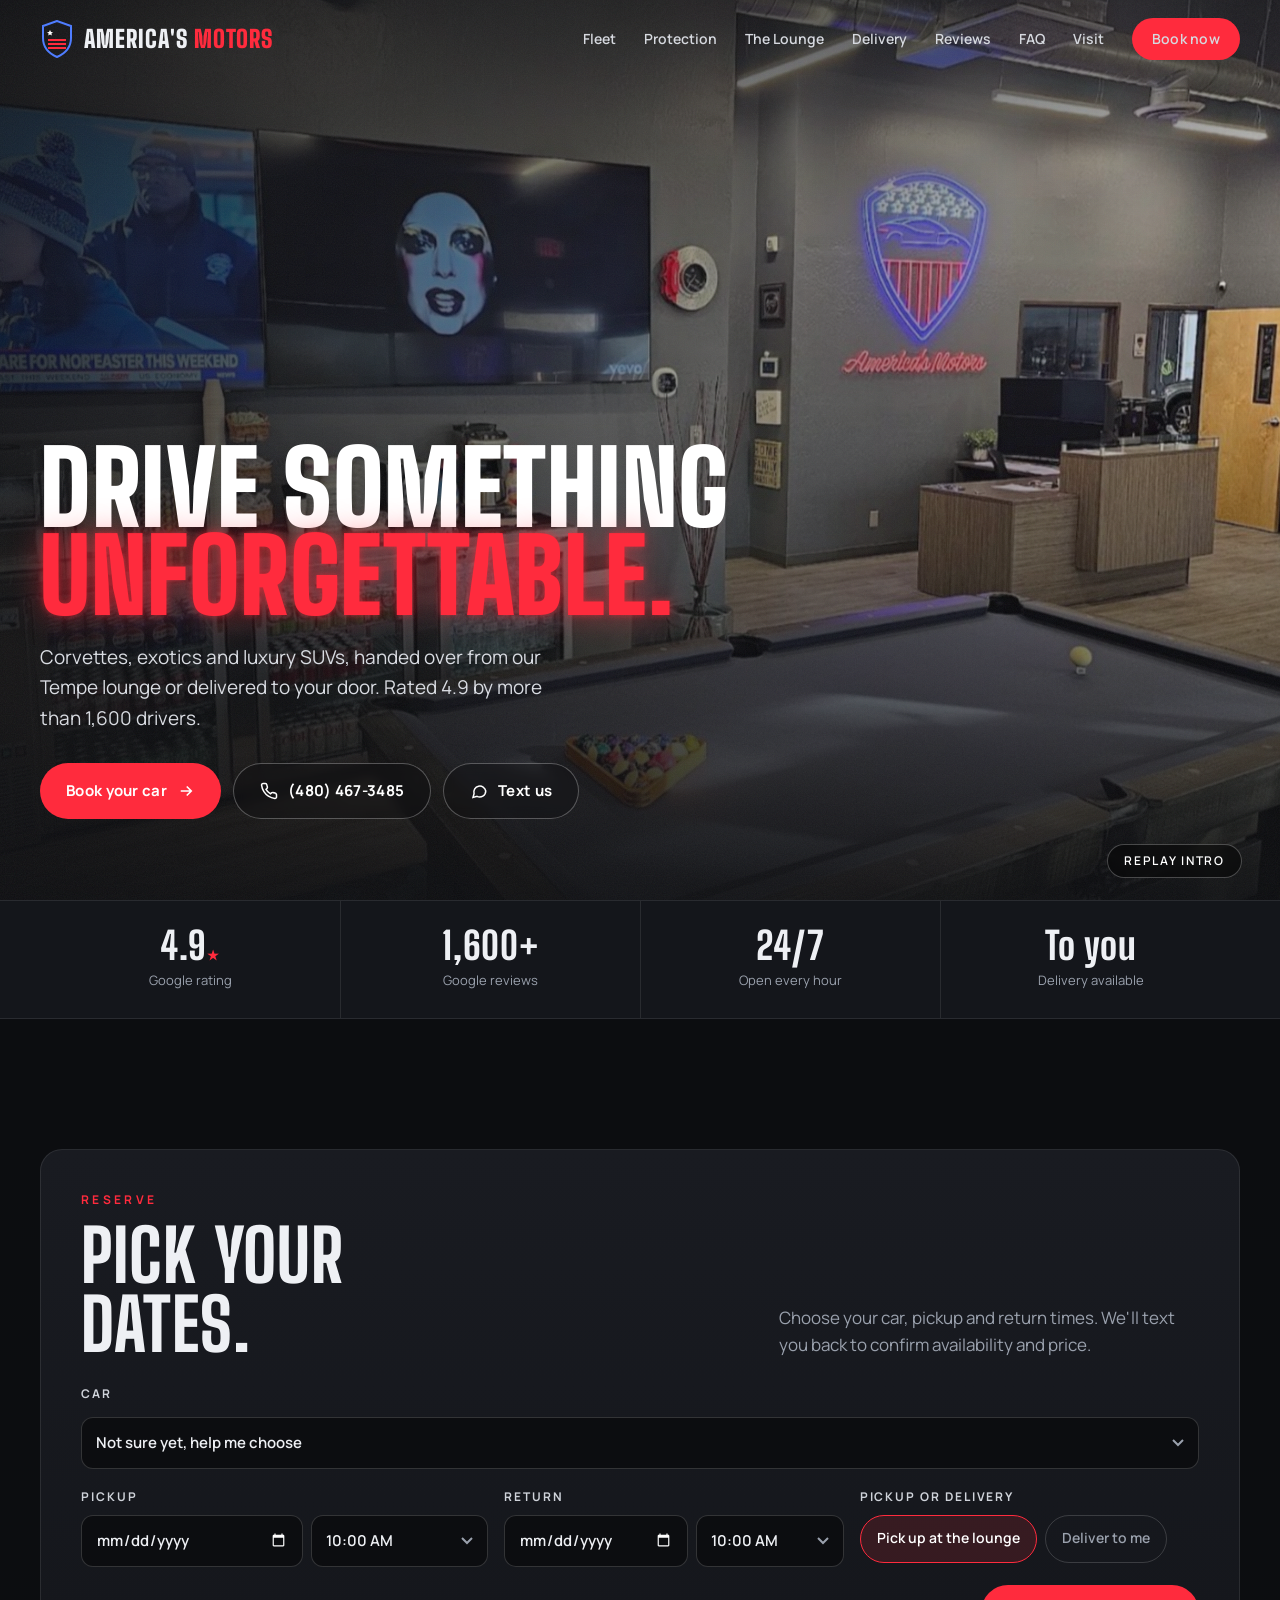
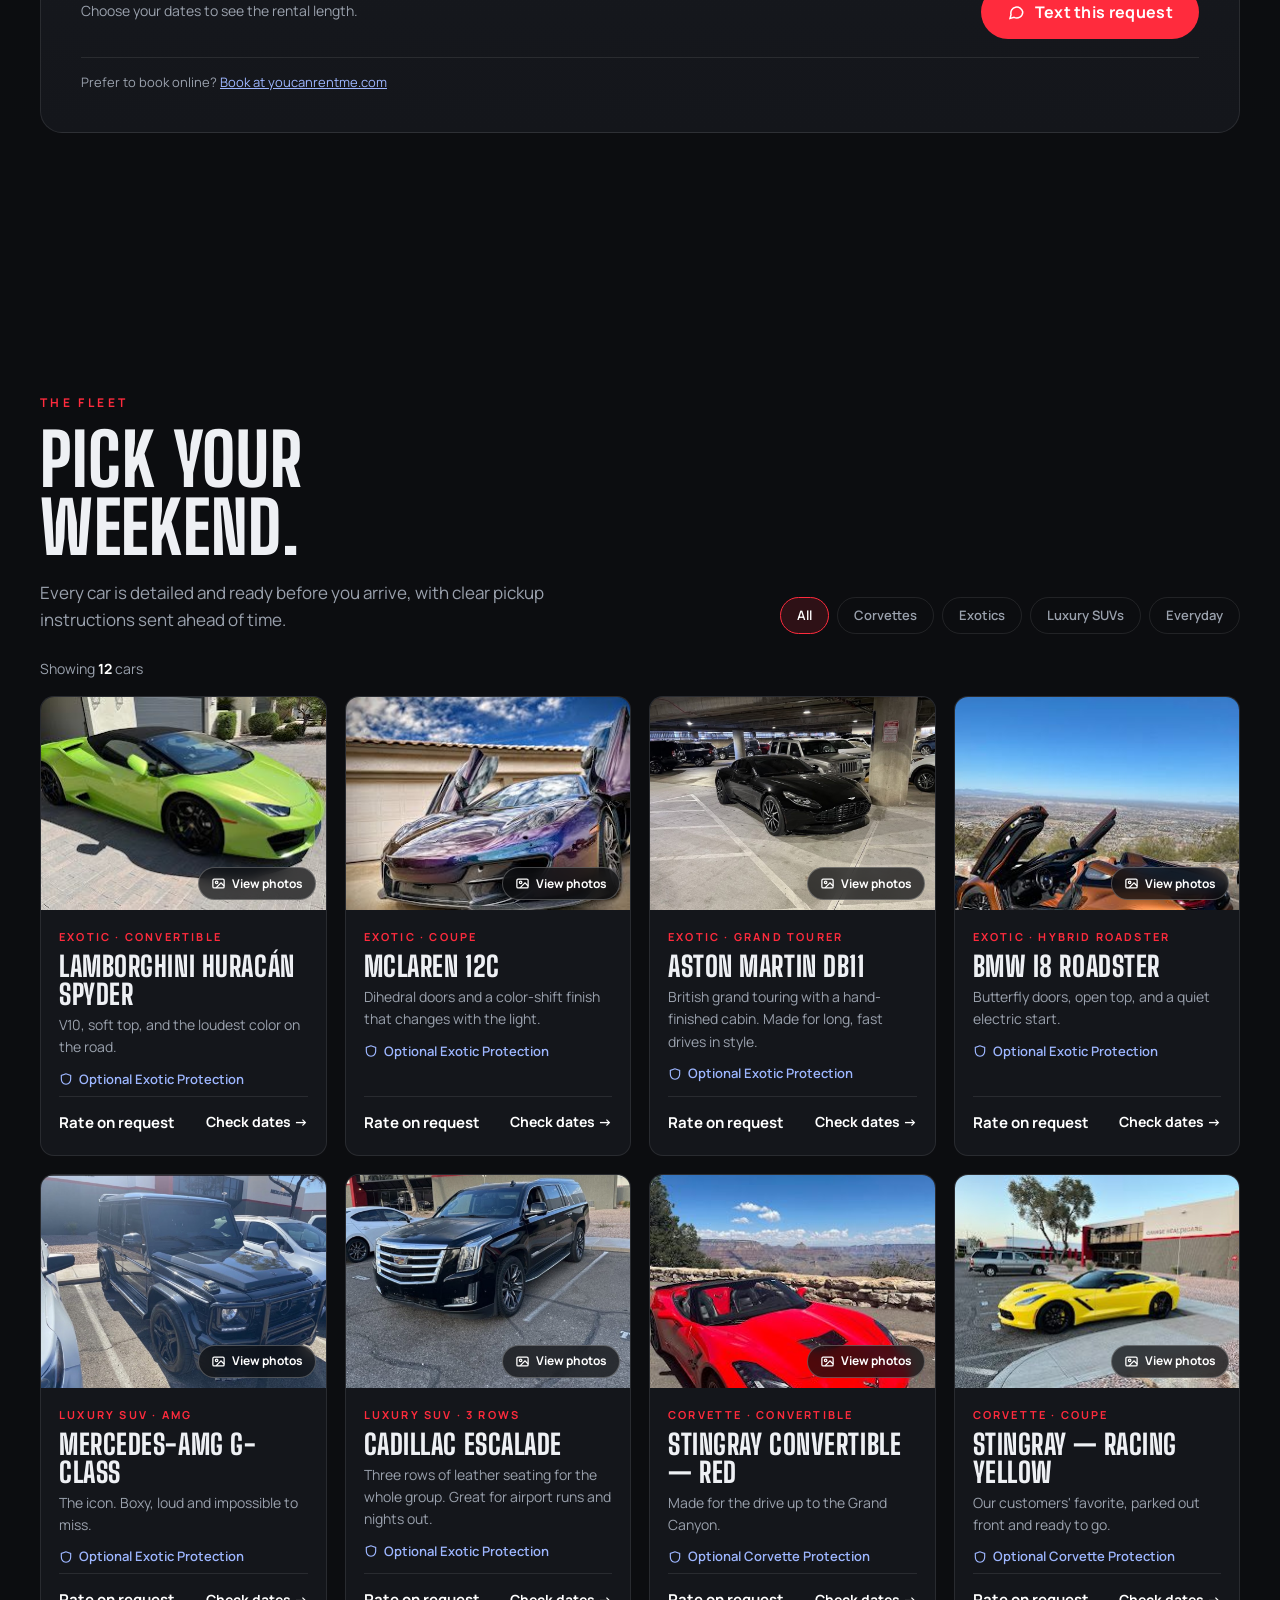
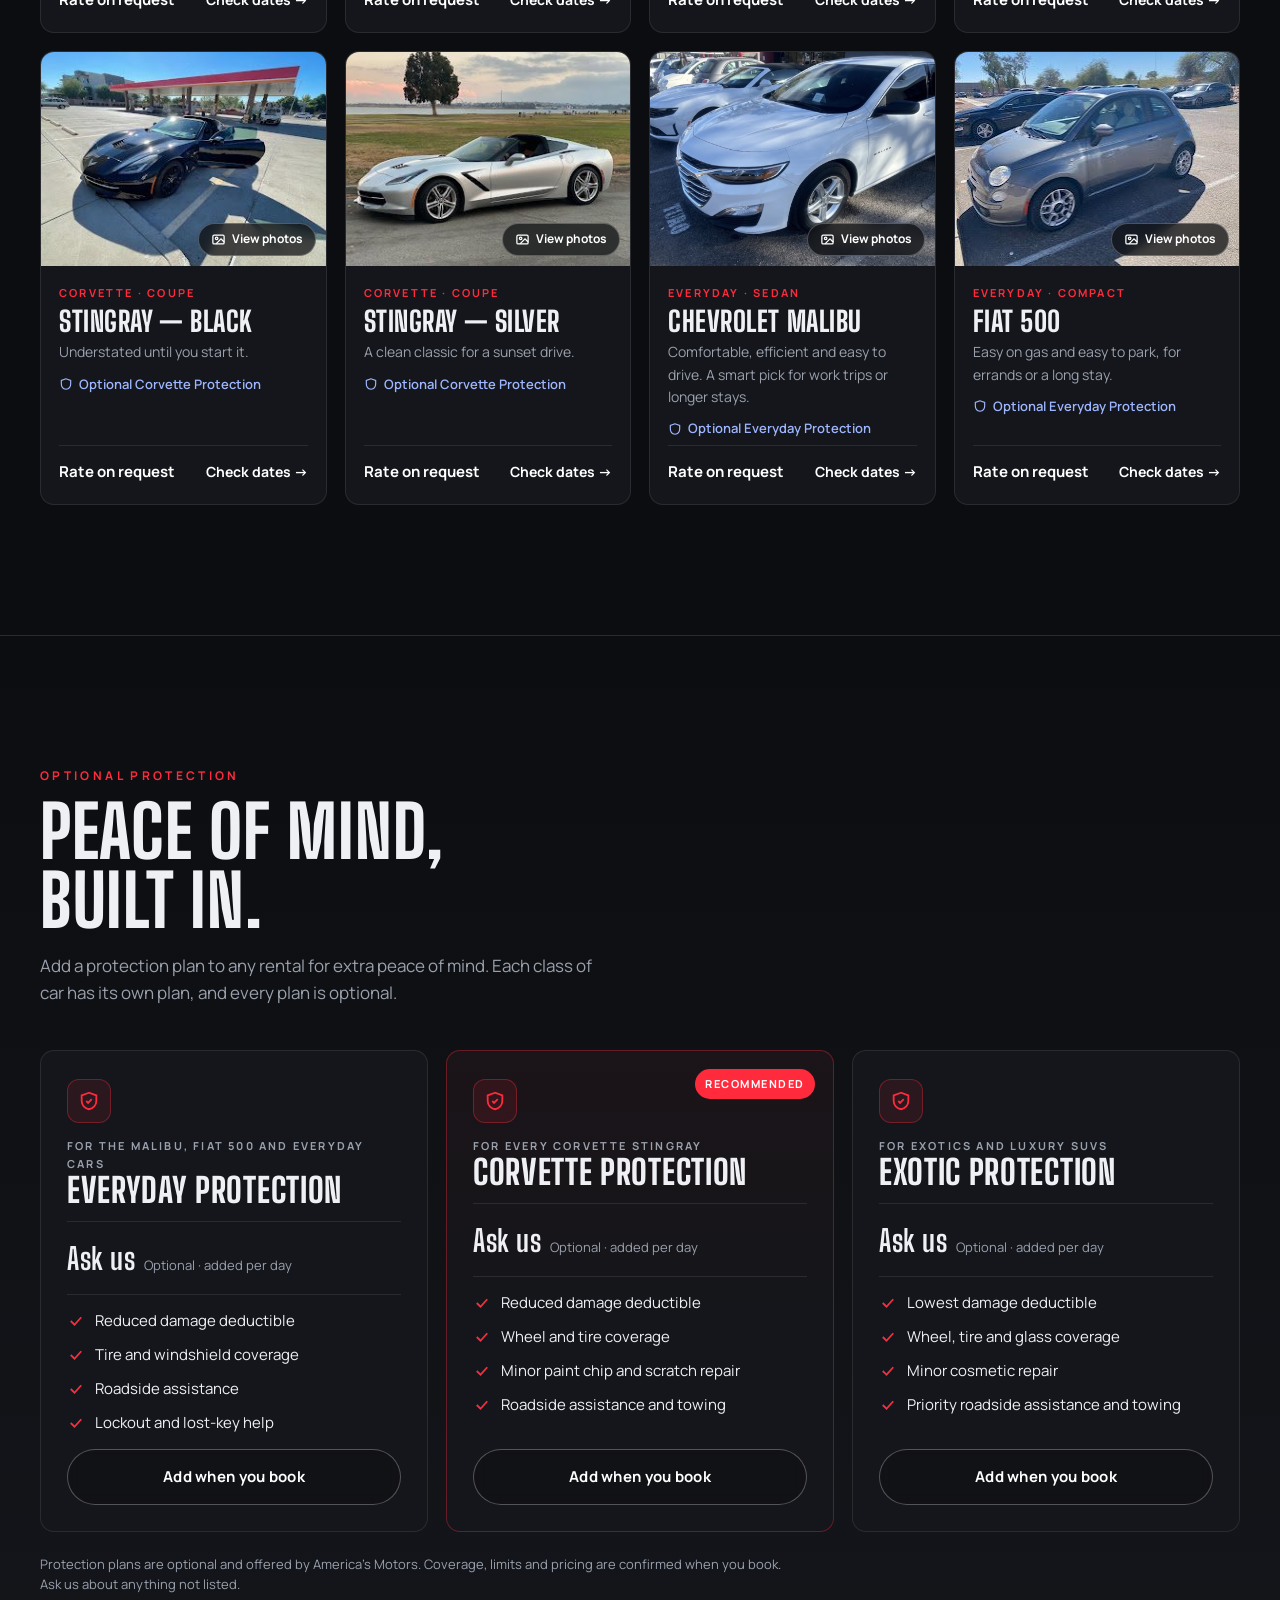
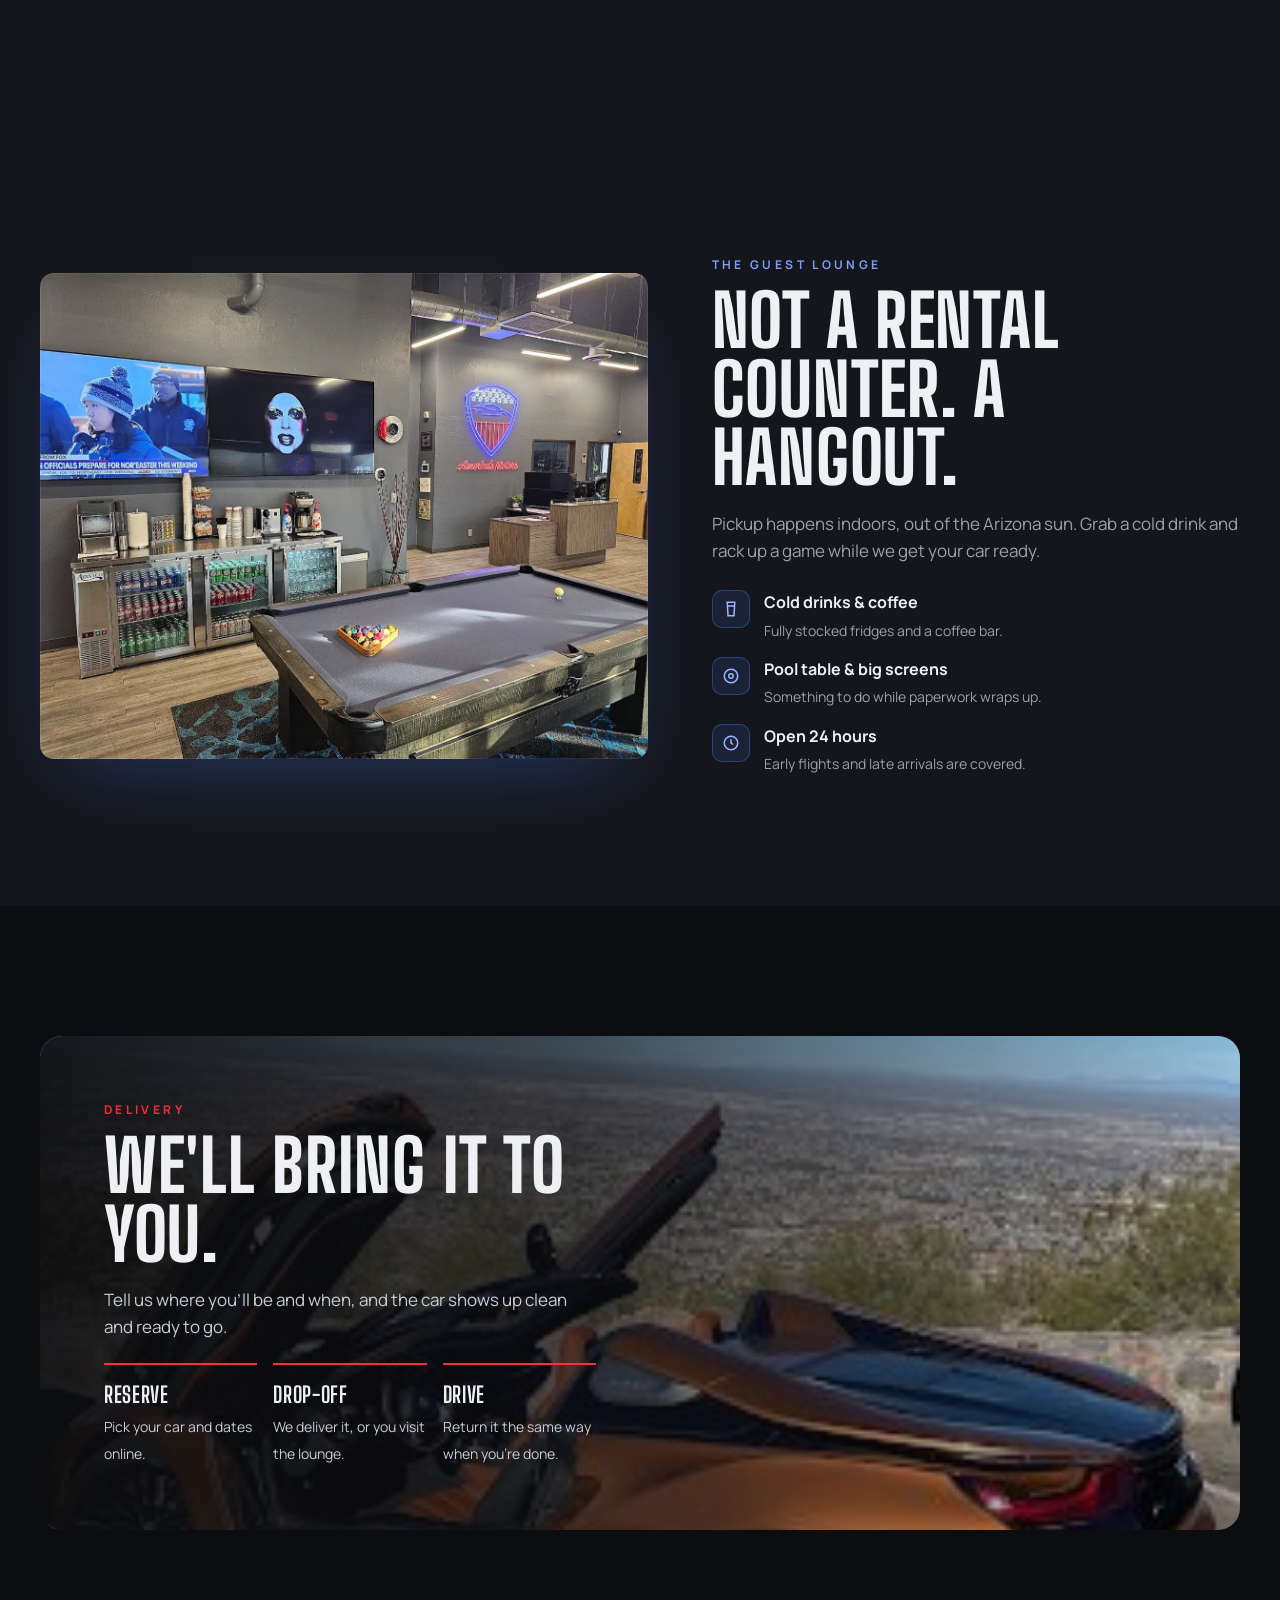
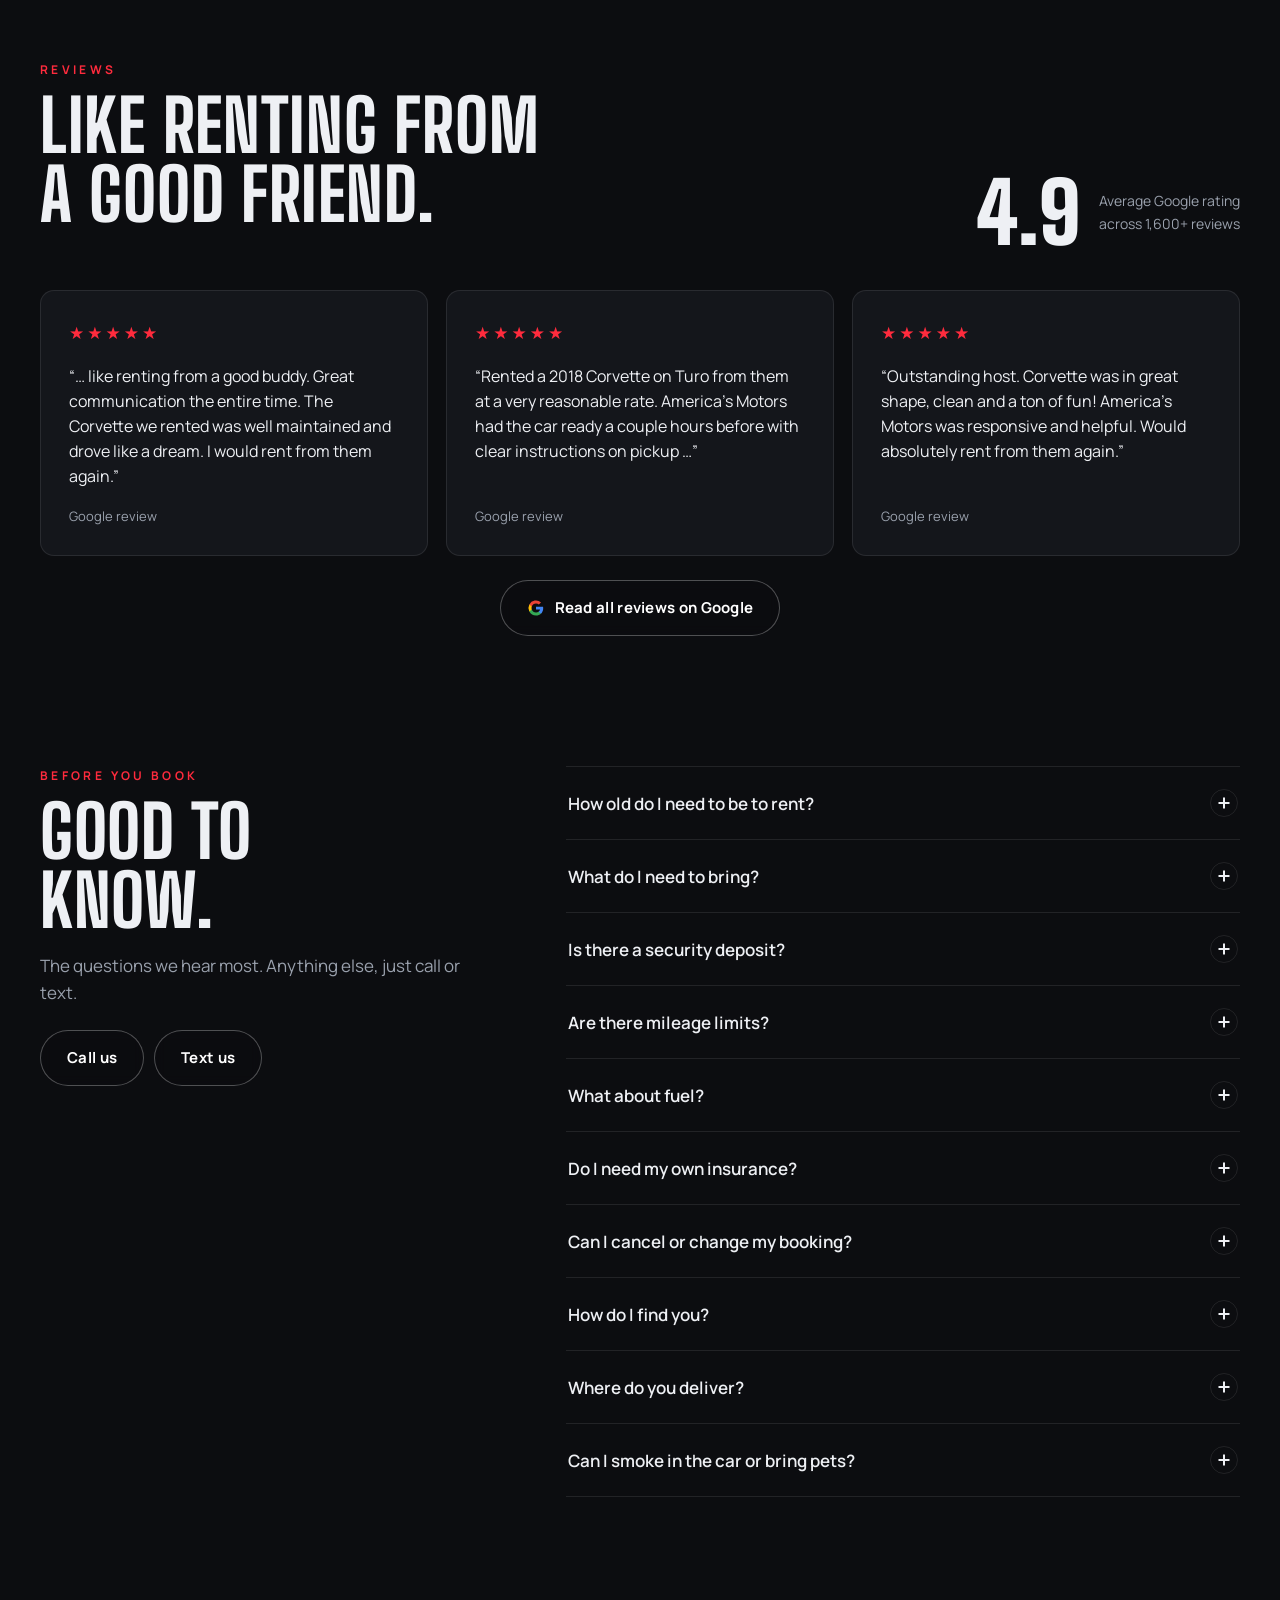
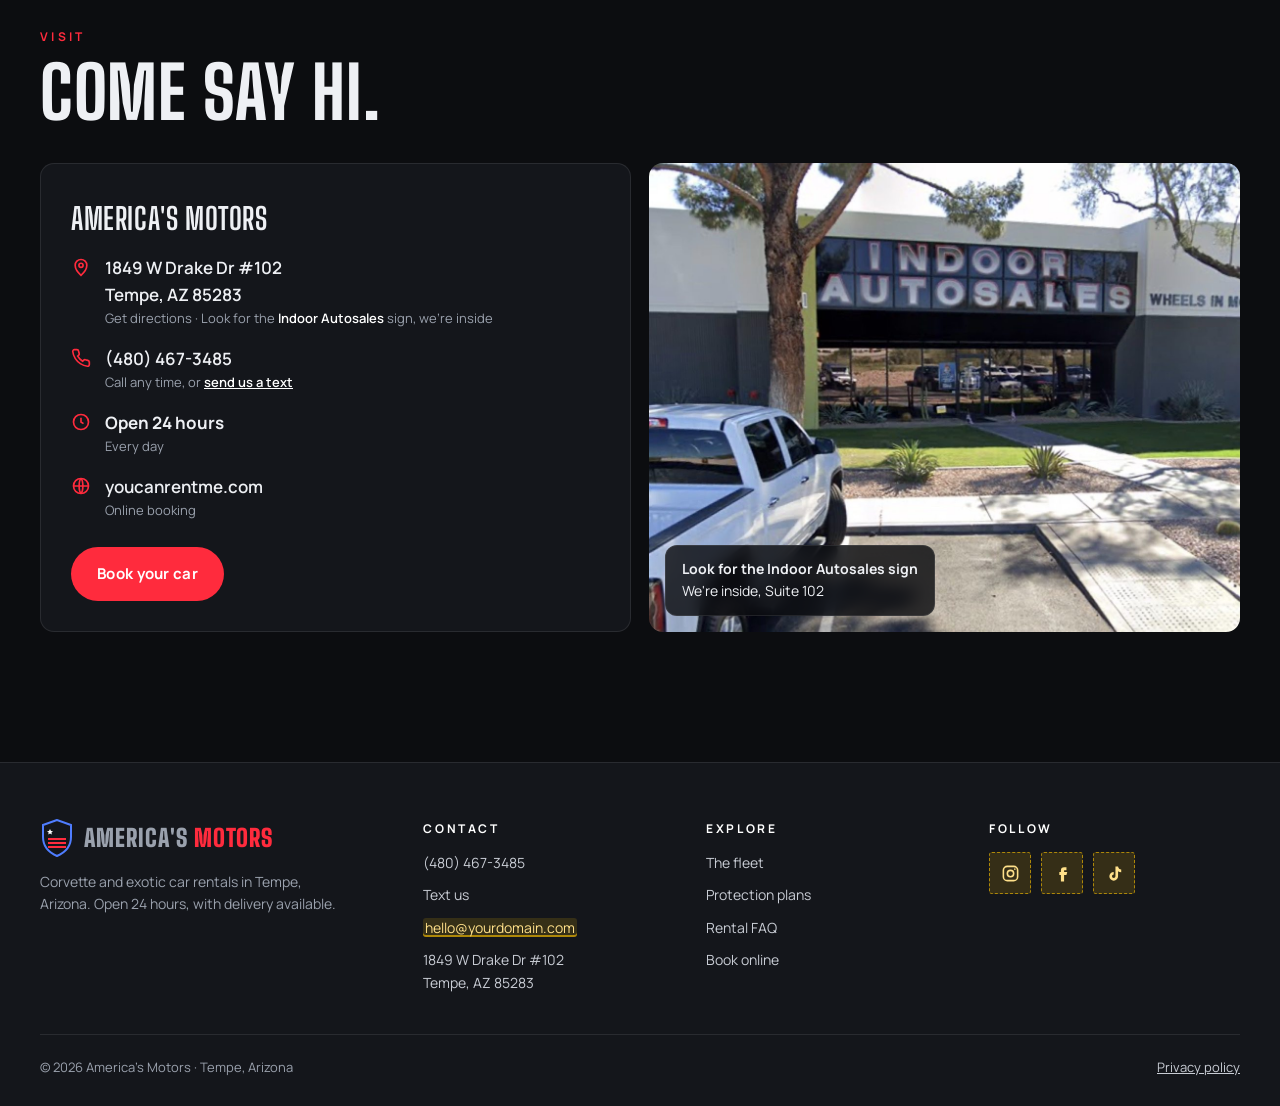
<file: americas-motor/index.html>
<!doctype html>
<html lang="en">
<head>
<meta charset="utf-8">
<meta name="viewport" content="width=device-width, initial-scale=1, viewport-fit=cover">
<title>America's Motors | Exotic &amp; Corvette Rentals in Tempe, AZ</title>
<meta name="description" content="America's Motors rents Corvettes and exotic cars from our Tempe lounge, open 24 hours, with delivery available. Rated 4.9 on Google across 1,600+ reviews.">
<meta name="theme-color" content="#0c0d10">
<script>
/* The intro is pure CSS and plays by itself (even where scripts are blocked).
   With scripts: skip it for people who already saw it this visit or who ask for reduced motion. */
(function(d){var h=d.documentElement;h.classList.add('js');
 var seen=false;try{seen=sessionStorage.getItem('am_intro')==='1'}catch(e){}
 var reduce=window.matchMedia&&matchMedia('(prefers-reduced-motion: reduce)').matches;
 if(seen||reduce)h.classList.add('skip','done');
 function rescue(){if(!window.__amReady)[].forEach.call(d.querySelectorAll('.reveal'),function(e){e.classList.add('in')})}
 setTimeout(rescue,4000);window.addEventListener('error',function(){setTimeout(rescue,0)});
})(document);
</script>

<!-- Link previews (iMessage, Facebook, Slack, etc.)
     Once the site has its final address, change og:url and the two image links to full URLs,
     e.g. https://www.yourdomain.com/og-image.jpg -- Facebook and LinkedIn need the full URL. -->
<meta property="og:type" content="website">
<meta property="og:site_name" content="America's Motors">
<meta property="og:title" content="America's Motors | Corvette &amp; Exotic Rentals in Tempe">
<meta property="og:description" content="Corvettes and exotics from our Tempe lounge or delivered to you. Open 24 hours. Rated 4.9 on Google.">
<meta property="og:image" content="og-image.jpg">
<meta property="og:image:width" content="1200">
<meta property="og:image:height" content="630">
<meta property="og:image:alt" content="America's Motors guest lounge with the neon logo">
<meta property="og:url" content="http://www.youcanrentme.com/">
<meta name="twitter:card" content="summary_large_image">
<meta name="twitter:title" content="America's Motors | Corvette &amp; Exotic Rentals in Tempe">
<meta name="twitter:description" content="Corvettes and exotics from our Tempe lounge or delivered to you. Open 24 hours.">
<meta name="twitter:image" content="og-image.jpg">

<!-- Site icons -->
<link rel="icon" href="./assets/images/favicon.svg" type="image/svg+xml">
<link rel="icon" href="favicon-32.png" sizes="32x32" type="image/png">
<link rel="apple-touch-icon" href="apple-touch-icon.png">

<!-- Business details for Google search -->
<script type="application/ld+json">
{
 "@context": "https://schema.org",
 "@type": "AutoRental",
 "name": "America's Motors",
 "description": "Corvette and exotic car rentals in Tempe, Arizona, with a guest lounge and delivery available.",
 "url": "http://www.youcanrentme.com/",
 "telephone": "+1-480-467-3485",
 "image": "og-image.jpg",
 "address": {
  "@type": "PostalAddress",
  "streetAddress": "1849 W Drake Dr #102",
  "addressLocality": "Tempe",
  "addressRegion": "AZ",
  "postalCode": "85283",
  "addressCountry": "US"
 },
 "openingHoursSpecification": {
  "@type": "OpeningHoursSpecification",
  "dayOfWeek": [
   "Monday",
   "Tuesday",
   "Wednesday",
   "Thursday",
   "Friday",
   "Saturday",
   "Sunday"
  ],
  "opens": "00:00",
  "closes": "23:59"
 },
 "areaServed": "Phoenix metro area",
 "amenityFeature": [
  {
   "@type": "LocationFeatureSpecification",
   "name": "Delivery",
   "value": true
  },
  {
   "@type": "LocationFeatureSpecification",
   "name": "Guest lounge",
   "value": true
  }
 ]
}
</script>
<link rel="preconnect" href="https://fonts.googleapis.com">
<link rel="preconnect" href="https://fonts.gstatic.com" crossorigin>
<link href="https://fonts.googleapis.com/css2?family=Big+Shoulders+Display:wght@600;800;900&family=Manrope:wght@400;500;600;700&display=swap" rel="stylesheet">
<link rel="stylesheet" href="./assets/styles.css">
</head>
<body>

<!-- Header -->
<header class="site-head" id="head">
  <div class="wrap head-row">
    <a class="brand" href="#top" aria-label="America's Motors home">
      <svg class="brand-mark" viewBox="0 0 34 38" aria-hidden="true"><path d="M17 1 3 6v12c0 9 6 15.5 14 19 8-3.5 14-10 14-19V6L17 1Z" fill="none" stroke="#4f7dff" stroke-width="2"/><path d="M8 20h18M8 24h18M8 28h18" stroke="#ff2b3d" stroke-width="2"/><path d="m10 10 1 2 2 .2-1.6 1.3.5 2-1.9-1.1-1.8 1.1.5-2L7 12.2 9 12Z" fill="#fff"/></svg>
      <span class="brand-name">America's <span>Motors</span></span>
    </a>
    <button class="menu-btn" id="menuBtn" aria-label="Open menu" aria-expanded="false">
      <svg width="20" height="20" viewBox="0 0 24 24" fill="none" stroke="currentColor" stroke-width="2"><path d="M4 7h16M4 12h16M4 17h16"/></svg>
    </button>
    <nav class="nav" id="nav">
      <a href="#fleet">Fleet</a>
      <a href="#protection">Protection</a>
      <a href="#lounge">The Lounge</a>
      <a href="#delivery">Delivery</a>
      <a href="#reviews">Reviews</a>
      <a href="#faq">FAQ</a>
      <a href="#visit">Visit</a>
      <a class="nav-call" href="tel:+14804673485">Call (480) 467-3485</a>
      <a class="nav-call" href="sms:+14804673485?&amp;body=Hi%20America%27s%20Motors%2C%20I%27d%20like%20to%20rent%20a%20car.">Text us</a>
      <a class="btn btn-red" href="http://www.youcanrentme.com/" target="_blank" rel="noopener">Book now</a>
    </nav>
  </div>
</header>
<div class="menu-scrim" id="scrim"></div>

<!-- Cinematic opening -->
<section class="stage" id="top" aria-label="Welcome">
  <div class="shot int"><div class="int-drift"><img src="./assets/images/lounge.jpg" alt="The America's Motors guest lounge with pool table, drinks and the neon logo" fetchpriority="high"></div></div>
  <div class="shade"></div>
  <div class="grain"></div>
  <div class="bar top"></div>
  <div class="bar bot"></div>

  <div class="slate">Tempe, Arizona &nbsp;·&nbsp; Open 24 hours<b>1849 W Drake Dr</b></div>

  <div class="hero">
    <div class="wrap">
      <h1><span class="neon">Drive something</span><span class="neon-red">unforgettable.</span></h1>
      <p>Corvettes, exotics and luxury SUVs, handed over from our Tempe lounge or delivered to your door. Rated 4.9 by more than 1,600 drivers.</p>
      <div class="ctas">
        <a class="btn btn-red" href="http://www.youcanrentme.com/" target="_blank" rel="noopener">Book your car
          <svg viewBox="0 0 24 24" fill="none" stroke="currentColor" stroke-width="2.2"><path d="M5 12h14M13 6l6 6-6 6"/></svg></a>
        <div class="pair">
          <a class="btn btn-ghost" href="tel:+14804673485"><svg viewBox="0 0 24 24" fill="none" stroke="currentColor" stroke-width="2"><path d="M22 16.9v3a2 2 0 0 1-2.2 2 19.8 19.8 0 0 1-8.6-3.1 19.5 19.5 0 0 1-6-6A19.8 19.8 0 0 1 2.1 4.2 2 2 0 0 1 4.1 2h3a2 2 0 0 1 2 1.7c.1.9.4 1.8.7 2.7a2 2 0 0 1-.5 2.1L8 9.8a16 16 0 0 0 6 6l1.3-1.3a2 2 0 0 1 2.1-.4c.9.3 1.8.6 2.7.7a2 2 0 0 1 1.7 2Z"/></svg><span class="l">(480) 467-3485</span><span class="s">Call</span></a>
          <a class="btn btn-ghost" href="sms:+14804673485?&amp;body=Hi%20America%27s%20Motors%2C%20I%27d%20like%20to%20rent%20a%20car."><svg viewBox="0 0 24 24" fill="none" stroke="currentColor" stroke-width="2"><path d="M21 12a8 8 0 0 1-11.6 7.1L4 20.5l1.4-5A8 8 0 1 1 21 12Z"/></svg>Text us</a>
        </div>
      </div>
    </div>
  </div>

  <div class="stage-ui">
    <button class="chip" id="skip">Skip intro</button>
    <button class="chip" id="replay">Replay intro</button>
  </div>
</section>

<!-- Stats -->
<div class="stats">
  <div class="wrap">
    <div class="stat"><b>4.9<span class="star">★</span></b><span>Google rating</span></div>
    <div class="stat"><b>1,600+</b><span>Google reviews</span></div>
    <div class="stat"><b>24/7</b><span>Open every hour</span></div>
    <div class="stat"><b>To you</b><span>Delivery available</span></div>
  </div>
</div>

<!-- Book: pick dates & times. The request is sent as a text message to the owner:
     phones open Messages with everything filled in; computers show the message to copy. -->
<section class="block book" id="book">
  <div class="wrap">
    <div class="book-card reveal">
      <div class="book-head">
        <div>
          <div class="eyebrow">Reserve</div>
          <h2>Pick your <br>dates.</h2>
        </div>
        <p class="lede">Choose your car, pickup and return times. We'll text you back to confirm availability and price.</p>
      </div>
      <form id="bookForm" class="book-form" action="#book" novalidate>
        <div class="bf bf-car">
          <label for="bkCar">Car</label>
          <select id="bkCar" name="car">
            <option value="">Not sure yet, help me choose</option>
              <optgroup label="Exotics">
                <option>Lamborghini Huracán Spyder</option>
                <option>McLaren 12C</option>
                <option>Aston Martin DB11</option>
                <option>BMW i8 Roadster</option>
              </optgroup>
              <optgroup label="Luxury SUVs">
                <option>Mercedes-AMG G-Class</option>
                <option>Cadillac Escalade</option>
              </optgroup>
              <optgroup label="Corvettes">
                <option>Stingray Convertible — Red</option>
                <option>Stingray — Racing Yellow</option>
                <option>Stingray — Black</option>
                <option>Stingray — Silver</option>
              </optgroup>
              <optgroup label="Everyday">
                <option>Chevrolet Malibu</option>
                <option>Fiat 500</option>
              </optgroup>
          </select>
        </div>
        <fieldset class="bf-when">
          <legend>Pickup</legend>
          <div class="bf-pair">
            <div class="bf"><label for="bkFrom" class="sr">Pickup date</label><input type="date" id="bkFrom" required><span class="err">Choose a pickup date</span></div>
            <div class="bf"><label for="bkFromT" class="sr">Pickup time</label><select id="bkFromT"><option value="00:00">12:00 AM</option><option value="00:30">12:30 AM</option><option value="01:00">1:00 AM</option><option value="01:30">1:30 AM</option><option value="02:00">2:00 AM</option><option value="02:30">2:30 AM</option><option value="03:00">3:00 AM</option><option value="03:30">3:30 AM</option><option value="04:00">4:00 AM</option><option value="04:30">4:30 AM</option><option value="05:00">5:00 AM</option><option value="05:30">5:30 AM</option><option value="06:00">6:00 AM</option><option value="06:30">6:30 AM</option><option value="07:00">7:00 AM</option><option value="07:30">7:30 AM</option><option value="08:00">8:00 AM</option><option value="08:30">8:30 AM</option><option value="09:00">9:00 AM</option><option value="09:30">9:30 AM</option><option value="10:00" selected>10:00 AM</option><option value="10:30">10:30 AM</option><option value="11:00">11:00 AM</option><option value="11:30">11:30 AM</option><option value="12:00">12:00 PM</option><option value="12:30">12:30 PM</option><option value="13:00">1:00 PM</option><option value="13:30">1:30 PM</option><option value="14:00">2:00 PM</option><option value="14:30">2:30 PM</option><option value="15:00">3:00 PM</option><option value="15:30">3:30 PM</option><option value="16:00">4:00 PM</option><option value="16:30">4:30 PM</option><option value="17:00">5:00 PM</option><option value="17:30">5:30 PM</option><option value="18:00">6:00 PM</option><option value="18:30">6:30 PM</option><option value="19:00">7:00 PM</option><option value="19:30">7:30 PM</option><option value="20:00">8:00 PM</option><option value="20:30">8:30 PM</option><option value="21:00">9:00 PM</option><option value="21:30">9:30 PM</option><option value="22:00">10:00 PM</option><option value="22:30">10:30 PM</option><option value="23:00">11:00 PM</option><option value="23:30">11:30 PM</option></select></div>
          </div>
        </fieldset>
        <fieldset class="bf-when">
          <legend>Return</legend>
          <div class="bf-pair">
            <div class="bf"><label for="bkTo" class="sr">Return date</label><input type="date" id="bkTo" required><span class="err">Return must be after pickup</span></div>
            <div class="bf"><label for="bkToT" class="sr">Return time</label><select id="bkToT"><option value="00:00">12:00 AM</option><option value="00:30">12:30 AM</option><option value="01:00">1:00 AM</option><option value="01:30">1:30 AM</option><option value="02:00">2:00 AM</option><option value="02:30">2:30 AM</option><option value="03:00">3:00 AM</option><option value="03:30">3:30 AM</option><option value="04:00">4:00 AM</option><option value="04:30">4:30 AM</option><option value="05:00">5:00 AM</option><option value="05:30">5:30 AM</option><option value="06:00">6:00 AM</option><option value="06:30">6:30 AM</option><option value="07:00">7:00 AM</option><option value="07:30">7:30 AM</option><option value="08:00">8:00 AM</option><option value="08:30">8:30 AM</option><option value="09:00">9:00 AM</option><option value="09:30">9:30 AM</option><option value="10:00" selected>10:00 AM</option><option value="10:30">10:30 AM</option><option value="11:00">11:00 AM</option><option value="11:30">11:30 AM</option><option value="12:00">12:00 PM</option><option value="12:30">12:30 PM</option><option value="13:00">1:00 PM</option><option value="13:30">1:30 PM</option><option value="14:00">2:00 PM</option><option value="14:30">2:30 PM</option><option value="15:00">3:00 PM</option><option value="15:30">3:30 PM</option><option value="16:00">4:00 PM</option><option value="16:30">4:30 PM</option><option value="17:00">5:00 PM</option><option value="17:30">5:30 PM</option><option value="18:00">6:00 PM</option><option value="18:30">6:30 PM</option><option value="19:00">7:00 PM</option><option value="19:30">7:30 PM</option><option value="20:00">8:00 PM</option><option value="20:30">8:30 PM</option><option value="21:00">9:00 PM</option><option value="21:30">9:30 PM</option><option value="22:00">10:00 PM</option><option value="22:30">10:30 PM</option><option value="23:00">11:00 PM</option><option value="23:30">11:30 PM</option></select></div>
          </div>
        </fieldset>
        <fieldset class="bf-hand">
          <legend>Pickup or delivery</legend>
          <div class="bf-chips">
            <input type="radio" name="hand" id="bkLounge" value="lounge" checked><label for="bkLounge">Pick up at the lounge</label>
            <input type="radio" name="hand" id="bkDeliver" value="deliver"><label for="bkDeliver">Deliver to me</label>
          </div>
          <div class="bf bf-addr"><label for="bkAddr" class="sr">Delivery address</label><input id="bkAddr" placeholder="Delivery address (hotel, home, airport…)" autocomplete="street-address"><span class="err">Add where we should bring the car</span></div>
        </fieldset>
        <div class="book-foot">
          <p class="book-sum" id="bkSum" aria-live="polite">Choose your dates to see the rental length.</p>
          <button class="btn btn-red" type="submit"><svg viewBox="0 0 24 24" fill="none" stroke="currentColor" stroke-width="2"><path d="M21 12a8 8 0 0 1-11.6 7.1L4 20.5l1.4-5A8 8 0 1 1 21 12Z"/></svg>Text this request</button>
        </div>
        <noscript><p class="book-alt">To request these dates, call or text <a href="tel:+14804673485">(480) 467-3485</a>.</p></noscript>
        <p class="book-alt">Prefer to book online? <a href="http://www.youcanrentme.com/" target="_blank" rel="noopener">Book at youcanrentme.com</a></p>
      </form>
    </div>
  </div>
</section>

<!-- Fleet -->
<section class="block" id="fleet">
  <div class="wrap">
    <div class="head-split reveal">
      <div>
        <div class="eyebrow">The fleet</div>
        <h2>Pick your <br>weekend.</h2>
        <p class="lede">Every car is detailed and ready before you arrive, with clear pickup instructions sent ahead of time.</p>
      </div>
      <div class="filters" role="radiogroup" aria-label="Filter cars by category">
        <input type="radio" name="fleet" id="f-all" value="all" checked><label for="f-all">All</label>
        <input type="radio" name="fleet" id="f-corvette" value="corvette"><label for="f-corvette">Corvettes</label>
        <input type="radio" name="fleet" id="f-exotic" value="exotic"><label for="f-exotic">Exotics</label>
        <input type="radio" name="fleet" id="f-suv" value="suv"><label for="f-suv">Luxury SUVs</label>
        <input type="radio" name="fleet" id="f-everyday" value="everyday"><label for="f-everyday">Everyday</label>
      </div>
    </div>

    <p class="fleet-count" id="fleetCount" aria-live="polite"></p>
    <div class="fleet" id="fleetGrid">
      <!-- Rates are placeholders. Replace "Rate on request" with the real daily price for each car.
           PHOTOS: each car lists its photos in data-exterior and data-interior, separated by " | ".
           Example: data-exterior="./assets/images/lamborghini-huracan.jpg | img/huracan-side.jpg" data-interior="img/huracan-seats.jpg | img/huracan-dash.jpg"
           The first exterior photo is the one shown on the card. Cars with no interior photos show "coming soon". -->
      <article class="car reveal" data-exterior="./assets/images/lamborghini-huracan.jpg" data-interior="" data-c="exotic">
        <figure><img src="./assets/images/lamborghini-huracan.jpg" alt="Green Lamborghini Huracán Spyder" loading="lazy"><button class="car-view" type="button" aria-label="View exterior and interior photos of Lamborghini Huracán Spyder"><svg viewBox="0 0 24 24" fill="none" stroke="currentColor" stroke-width="2"><rect x="3" y="5" width="18" height="14" rx="2"/><circle cx="9" cy="10" r="2"/><path d="m21 16-5-5-8 8"/></svg>View photos</button></figure>
        <div class="car-body"><label class="tag" for="f-exotic" title="Show only this category">Exotic · Convertible</label><h3>Lamborghini Huracán Spyder</h3><p>V10, soft top, and the loudest color on the road.</p>
          <a class="plan-link" href="#protection" data-plan="exotic"><svg viewBox="0 0 24 24" fill="none" stroke="currentColor" stroke-width="2"><path d="M12 3 4 6v6c0 4.5 3.4 8.3 8 9 4.6-.7 8-4.5 8-9V6l-8-3Z"/></svg>Optional Exotic Protection</a>
          <div class="row"><span class="rate"><b>Rate on request</b></span><a class="go" href="#book" data-pick="Lamborghini Huracán Spyder">Check dates →</a></div></div>
      </article>
      <article class="car reveal" data-exterior="./assets/images/mclaren-12c.jpg" data-interior="" data-c="exotic">
        <figure><img src="./assets/images/mclaren-12c.jpg" alt="Color-shift McLaren 12C with dihedral doors open" loading="lazy"><button class="car-view" type="button" aria-label="View exterior and interior photos of McLaren 12C"><svg viewBox="0 0 24 24" fill="none" stroke="currentColor" stroke-width="2"><rect x="3" y="5" width="18" height="14" rx="2"/><circle cx="9" cy="10" r="2"/><path d="m21 16-5-5-8 8"/></svg>View photos</button></figure>
        <div class="car-body"><label class="tag" for="f-exotic" title="Show only this category">Exotic · Coupe</label><h3>McLaren 12C</h3><p>Dihedral doors and a color-shift finish that changes with the light.</p>
          <a class="plan-link" href="#protection" data-plan="exotic"><svg viewBox="0 0 24 24" fill="none" stroke="currentColor" stroke-width="2"><path d="M12 3 4 6v6c0 4.5 3.4 8.3 8 9 4.6-.7 8-4.5 8-9V6l-8-3Z"/></svg>Optional Exotic Protection</a>
          <div class="row"><span class="rate"><b>Rate on request</b></span><a class="go" href="#book" data-pick="McLaren 12C">Check dates →</a></div></div>
      </article>
      <article class="car reveal" data-exterior="./assets/images/aston-martin-db11.jpg" data-interior="" data-c="exotic">
        <figure><img src="./assets/images/aston-martin-db11.jpg" alt="Black Aston Martin DB11" loading="lazy"><button class="car-view" type="button" aria-label="View exterior and interior photos of Aston Martin DB11"><svg viewBox="0 0 24 24" fill="none" stroke="currentColor" stroke-width="2"><rect x="3" y="5" width="18" height="14" rx="2"/><circle cx="9" cy="10" r="2"/><path d="m21 16-5-5-8 8"/></svg>View photos</button></figure>
        <div class="car-body"><label class="tag" for="f-exotic" title="Show only this category">Exotic · Grand tourer</label><h3>Aston Martin DB11</h3><p>British grand touring with a hand-finished cabin. Made for long, fast drives in style.</p>
          <a class="plan-link" href="#protection" data-plan="exotic"><svg viewBox="0 0 24 24" fill="none" stroke="currentColor" stroke-width="2"><path d="M12 3 4 6v6c0 4.5 3.4 8.3 8 9 4.6-.7 8-4.5 8-9V6l-8-3Z"/></svg>Optional Exotic Protection</a>
          <div class="row"><span class="rate"><b>Rate on request</b></span><a class="go" href="#book" data-pick="Aston Martin DB11">Check dates →</a></div></div>
      </article>
      <article class="car reveal" data-exterior="./assets/images/bmw-i8.jpg" data-interior="" data-c="exotic">
        <figure><img src="./assets/images/bmw-i8.jpg" alt="Orange BMW i8 Roadster above the Phoenix valley" loading="lazy"><button class="car-view" type="button" aria-label="View exterior and interior photos of BMW i8 Roadster"><svg viewBox="0 0 24 24" fill="none" stroke="currentColor" stroke-width="2"><rect x="3" y="5" width="18" height="14" rx="2"/><circle cx="9" cy="10" r="2"/><path d="m21 16-5-5-8 8"/></svg>View photos</button></figure>
        <div class="car-body"><label class="tag" for="f-exotic" title="Show only this category">Exotic · Hybrid roadster</label><h3>BMW i8 Roadster</h3><p>Butterfly doors, open top, and a quiet electric start.</p>
          <a class="plan-link" href="#protection" data-plan="exotic"><svg viewBox="0 0 24 24" fill="none" stroke="currentColor" stroke-width="2"><path d="M12 3 4 6v6c0 4.5 3.4 8.3 8 9 4.6-.7 8-4.5 8-9V6l-8-3Z"/></svg>Optional Exotic Protection</a>
          <div class="row"><span class="rate"><b>Rate on request</b></span><a class="go" href="#book" data-pick="BMW i8 Roadster">Check dates →</a></div></div>
      </article>
      <article class="car reveal" data-exterior="./assets/images/mercedes-g-class.jpg" data-interior="" data-c="suv">
        <figure><img src="./assets/images/mercedes-g-class.jpg" alt="Black Mercedes-AMG G-Class outside America's Motors" loading="lazy"><button class="car-view" type="button" aria-label="View exterior and interior photos of Mercedes-AMG G-Class"><svg viewBox="0 0 24 24" fill="none" stroke="currentColor" stroke-width="2"><rect x="3" y="5" width="18" height="14" rx="2"/><circle cx="9" cy="10" r="2"/><path d="m21 16-5-5-8 8"/></svg>View photos</button></figure>
        <div class="car-body"><label class="tag" for="f-suv" title="Show only this category">Luxury SUV · AMG</label><h3>Mercedes-AMG G-Class</h3><p>The icon. Boxy, loud and impossible to miss.</p>
          <a class="plan-link" href="#protection" data-plan="exotic"><svg viewBox="0 0 24 24" fill="none" stroke="currentColor" stroke-width="2"><path d="M12 3 4 6v6c0 4.5 3.4 8.3 8 9 4.6-.7 8-4.5 8-9V6l-8-3Z"/></svg>Optional Exotic Protection</a>
          <div class="row"><span class="rate"><b>Rate on request</b></span><a class="go" href="#book" data-pick="Mercedes-AMG G-Class">Check dates →</a></div></div>
      </article>
      <article class="car reveal" data-exterior="./assets/images/cadillac-escalade.jpg" data-interior="" data-c="suv">
        <figure><img src="./assets/images/cadillac-escalade.jpg" alt="Black Cadillac Escalade in front of the America's Motors building" loading="lazy" style="object-position:50% 62%"><button class="car-view" type="button" aria-label="View exterior and interior photos of Cadillac Escalade"><svg viewBox="0 0 24 24" fill="none" stroke="currentColor" stroke-width="2"><rect x="3" y="5" width="18" height="14" rx="2"/><circle cx="9" cy="10" r="2"/><path d="m21 16-5-5-8 8"/></svg>View photos</button></figure>
        <div class="car-body"><label class="tag" for="f-suv" title="Show only this category">Luxury SUV · 3 rows</label><h3>Cadillac Escalade</h3><p>Three rows of leather seating for the whole group. Great for airport runs and nights out.</p>
          <a class="plan-link" href="#protection" data-plan="exotic"><svg viewBox="0 0 24 24" fill="none" stroke="currentColor" stroke-width="2"><path d="M12 3 4 6v6c0 4.5 3.4 8.3 8 9 4.6-.7 8-4.5 8-9V6l-8-3Z"/></svg>Optional Exotic Protection</a>
          <div class="row"><span class="rate"><b>Rate on request</b></span><a class="go" href="#book" data-pick="Cadillac Escalade">Check dates →</a></div></div>
      </article>
      <article class="car reveal" data-exterior="./assets/images/corvette-red.jpg" data-interior="" data-c="corvette">
        <figure><img src="./assets/images/corvette-red.jpg" alt="Red Corvette Stingray convertible at the Grand Canyon" loading="lazy"><button class="car-view" type="button" aria-label="View exterior and interior photos of Stingray Convertible — Red"><svg viewBox="0 0 24 24" fill="none" stroke="currentColor" stroke-width="2"><rect x="3" y="5" width="18" height="14" rx="2"/><circle cx="9" cy="10" r="2"/><path d="m21 16-5-5-8 8"/></svg>View photos</button></figure>
        <div class="car-body"><label class="tag" for="f-corvette" title="Show only this category">Corvette · Convertible</label><h3>Stingray Convertible — Red</h3><p>Made for the drive up to the Grand Canyon.</p>
          <a class="plan-link" href="#protection" data-plan="corvette"><svg viewBox="0 0 24 24" fill="none" stroke="currentColor" stroke-width="2"><path d="M12 3 4 6v6c0 4.5 3.4 8.3 8 9 4.6-.7 8-4.5 8-9V6l-8-3Z"/></svg>Optional Corvette Protection</a>
          <div class="row"><span class="rate"><b>Rate on request</b></span><a class="go" href="#book" data-pick="Stingray Convertible — Red">Check dates →</a></div></div>
      </article>
      <article class="car reveal" data-exterior="./assets/images/corvette-yellow.jpg" data-interior="" data-c="corvette">
        <figure><img src="./assets/images/corvette-yellow.jpg" alt="Yellow Corvette Stingray outside the America's Motors building" loading="lazy"><button class="car-view" type="button" aria-label="View exterior and interior photos of Stingray — Racing Yellow"><svg viewBox="0 0 24 24" fill="none" stroke="currentColor" stroke-width="2"><rect x="3" y="5" width="18" height="14" rx="2"/><circle cx="9" cy="10" r="2"/><path d="m21 16-5-5-8 8"/></svg>View photos</button></figure>
        <div class="car-body"><label class="tag" for="f-corvette" title="Show only this category">Corvette · Coupe</label><h3>Stingray — Racing Yellow</h3><p>Our customers' favorite, parked out front and ready to go.</p>
          <a class="plan-link" href="#protection" data-plan="corvette"><svg viewBox="0 0 24 24" fill="none" stroke="currentColor" stroke-width="2"><path d="M12 3 4 6v6c0 4.5 3.4 8.3 8 9 4.6-.7 8-4.5 8-9V6l-8-3Z"/></svg>Optional Corvette Protection</a>
          <div class="row"><span class="rate"><b>Rate on request</b></span><a class="go" href="#book" data-pick="Stingray — Racing Yellow">Check dates →</a></div></div>
      </article>
      <article class="car reveal" data-exterior="./assets/images/corvette-black.jpg" data-interior="" data-c="corvette">
        <figure><img src="./assets/images/corvette-black.jpg" alt="Black Corvette Stingray with the door open" loading="lazy"><button class="car-view" type="button" aria-label="View exterior and interior photos of Stingray — Black"><svg viewBox="0 0 24 24" fill="none" stroke="currentColor" stroke-width="2"><rect x="3" y="5" width="18" height="14" rx="2"/><circle cx="9" cy="10" r="2"/><path d="m21 16-5-5-8 8"/></svg>View photos</button></figure>
        <div class="car-body"><label class="tag" for="f-corvette" title="Show only this category">Corvette · Coupe</label><h3>Stingray — Black</h3><p>Understated until you start it.</p>
          <a class="plan-link" href="#protection" data-plan="corvette"><svg viewBox="0 0 24 24" fill="none" stroke="currentColor" stroke-width="2"><path d="M12 3 4 6v6c0 4.5 3.4 8.3 8 9 4.6-.7 8-4.5 8-9V6l-8-3Z"/></svg>Optional Corvette Protection</a>
          <div class="row"><span class="rate"><b>Rate on request</b></span><a class="go" href="#book" data-pick="Stingray — Black">Check dates →</a></div></div>
      </article>
      <article class="car reveal" data-exterior="./assets/images/corvette-silver.jpg" data-interior="" data-c="corvette">
        <figure><img src="./assets/images/corvette-silver.jpg" alt="Silver Corvette Stingray at sunset" loading="lazy"><button class="car-view" type="button" aria-label="View exterior and interior photos of Stingray — Silver"><svg viewBox="0 0 24 24" fill="none" stroke="currentColor" stroke-width="2"><rect x="3" y="5" width="18" height="14" rx="2"/><circle cx="9" cy="10" r="2"/><path d="m21 16-5-5-8 8"/></svg>View photos</button></figure>
        <div class="car-body"><label class="tag" for="f-corvette" title="Show only this category">Corvette · Coupe</label><h3>Stingray — Silver</h3><p>A clean classic for a sunset drive.</p>
          <a class="plan-link" href="#protection" data-plan="corvette"><svg viewBox="0 0 24 24" fill="none" stroke="currentColor" stroke-width="2"><path d="M12 3 4 6v6c0 4.5 3.4 8.3 8 9 4.6-.7 8-4.5 8-9V6l-8-3Z"/></svg>Optional Corvette Protection</a>
          <div class="row"><span class="rate"><b>Rate on request</b></span><a class="go" href="#book" data-pick="Stingray — Silver">Check dates →</a></div></div>
      </article>
      <article class="car reveal" data-exterior="./assets/images/chevrolet-malibu.jpg" data-interior="" data-c="everyday">
        <figure><img src="./assets/images/chevrolet-malibu.jpg" alt="White Chevrolet Malibu" loading="lazy"><button class="car-view" type="button" aria-label="View exterior and interior photos of Chevrolet Malibu"><svg viewBox="0 0 24 24" fill="none" stroke="currentColor" stroke-width="2"><rect x="3" y="5" width="18" height="14" rx="2"/><circle cx="9" cy="10" r="2"/><path d="m21 16-5-5-8 8"/></svg>View photos</button></figure>
        <div class="car-body"><label class="tag" for="f-everyday" title="Show only this category">Everyday · Sedan</label><h3>Chevrolet Malibu</h3><p>Comfortable, efficient and easy to drive. A smart pick for work trips or longer stays.</p>
          <a class="plan-link" href="#protection" data-plan="everyday"><svg viewBox="0 0 24 24" fill="none" stroke="currentColor" stroke-width="2"><path d="M12 3 4 6v6c0 4.5 3.4 8.3 8 9 4.6-.7 8-4.5 8-9V6l-8-3Z"/></svg>Optional Everyday Protection</a>
          <div class="row"><span class="rate"><b>Rate on request</b></span><a class="go" href="#book" data-pick="Chevrolet Malibu">Check dates →</a></div></div>
      </article>
      <article class="car reveal" data-exterior="./assets/images/fiat-500.jpg" data-interior="" data-c="everyday">
        <figure><img src="./assets/images/fiat-500.jpg" alt="Gray Fiat 500" loading="lazy"><button class="car-view" type="button" aria-label="View exterior and interior photos of Fiat 500"><svg viewBox="0 0 24 24" fill="none" stroke="currentColor" stroke-width="2"><rect x="3" y="5" width="18" height="14" rx="2"/><circle cx="9" cy="10" r="2"/><path d="m21 16-5-5-8 8"/></svg>View photos</button></figure>
        <div class="car-body"><label class="tag" for="f-everyday" title="Show only this category">Everyday · Compact</label><h3>Fiat 500</h3><p>Easy on gas and easy to park, for errands or a long stay.</p>
          <a class="plan-link" href="#protection" data-plan="everyday"><svg viewBox="0 0 24 24" fill="none" stroke="currentColor" stroke-width="2"><path d="M12 3 4 6v6c0 4.5 3.4 8.3 8 9 4.6-.7 8-4.5 8-9V6l-8-3Z"/></svg>Optional Everyday Protection</a>
          <div class="row"><span class="rate"><b>Rate on request</b></span><a class="go" href="#book" data-pick="Fiat 500">Check dates →</a></div></div>
      </article>
    </div>
    <div class="swipe-hint" aria-hidden="true">
      <svg viewBox="0 0 24 24" fill="none" stroke="currentColor" stroke-width="2"><path d="M5 12h14M13 6l6 6-6 6"/></svg>Swipe to see more
      <span class="dots" id="dots"></span>
    </div>
  </div>
</section>

<!-- Protection plans
     Coverage lines and prices below are placeholders. The owner must supply the real
     terms, limits and prices (and have them reviewed) before this goes live. -->
<section class="block protection" id="protection">
  <div class="wrap">
    <div class="head-split reveal">
      <div>
        <div class="eyebrow">Optional protection</div>
        <h2>Peace of mind, <br>built in.</h2>
        <p class="lede">Add a protection plan to any rental for extra peace of mind. Each class of car has its own plan, and every plan is optional.</p>
      </div>
    </div>
    <div class="plans">
      <article class="plan reveal" id="plan-everyday">
        <div class="shield"><svg viewBox="0 0 24 24" fill="none" stroke="currentColor" stroke-width="2"><path d="M12 3 4 6v6c0 4.5 3.4 8.3 8 9 4.6-.7 8-4.5 8-9V6l-8-3Z"/><path d="m9 12 2 2 4-4"/></svg></div>
        <div><div class="for">For the Malibu, Fiat 500 and everyday cars</div><h3>Everyday Protection</h3></div>
        <!-- Placeholder: replace "Ask us" with the daily price, e.g. <b>$29</b><span>per day</span> -->
        <div class="price"><b>Ask us</b><span>Optional · added per day</span></div>
        <ul><li><svg viewBox="0 0 24 24" fill="none" stroke="currentColor" stroke-width="2.4"><path d="m5 12 5 5 9-10"/></svg><span>Reduced damage deductible</span></li><li><svg viewBox="0 0 24 24" fill="none" stroke="currentColor" stroke-width="2.4"><path d="m5 12 5 5 9-10"/></svg><span>Tire and windshield coverage</span></li><li><svg viewBox="0 0 24 24" fill="none" stroke="currentColor" stroke-width="2.4"><path d="m5 12 5 5 9-10"/></svg><span>Roadside assistance</span></li><li><svg viewBox="0 0 24 24" fill="none" stroke="currentColor" stroke-width="2.4"><path d="m5 12 5 5 9-10"/></svg><span>Lockout and lost-key help</span></li></ul>
        <a class="btn btn-ghost" href="http://www.youcanrentme.com/" target="_blank" rel="noopener">Add when you book</a>
      </article>
      <article class="plan featured reveal" id="plan-corvette"><span class="badge">Recommended</span>
        <div class="shield"><svg viewBox="0 0 24 24" fill="none" stroke="currentColor" stroke-width="2"><path d="M12 3 4 6v6c0 4.5 3.4 8.3 8 9 4.6-.7 8-4.5 8-9V6l-8-3Z"/><path d="m9 12 2 2 4-4"/></svg></div>
        <div><div class="for">For every Corvette Stingray</div><h3>Corvette Protection</h3></div>
        <!-- Placeholder: replace "Ask us" with the daily price, e.g. <b>$29</b><span>per day</span> -->
        <div class="price"><b>Ask us</b><span>Optional · added per day</span></div>
        <ul><li><svg viewBox="0 0 24 24" fill="none" stroke="currentColor" stroke-width="2.4"><path d="m5 12 5 5 9-10"/></svg><span>Reduced damage deductible</span></li><li><svg viewBox="0 0 24 24" fill="none" stroke="currentColor" stroke-width="2.4"><path d="m5 12 5 5 9-10"/></svg><span>Wheel and tire coverage</span></li><li><svg viewBox="0 0 24 24" fill="none" stroke="currentColor" stroke-width="2.4"><path d="m5 12 5 5 9-10"/></svg><span>Minor paint chip and scratch repair</span></li><li><svg viewBox="0 0 24 24" fill="none" stroke="currentColor" stroke-width="2.4"><path d="m5 12 5 5 9-10"/></svg><span>Roadside assistance and towing</span></li></ul>
        <a class="btn btn-ghost" href="http://www.youcanrentme.com/" target="_blank" rel="noopener">Add when you book</a>
      </article>
      <article class="plan reveal" id="plan-exotic">
        <div class="shield"><svg viewBox="0 0 24 24" fill="none" stroke="currentColor" stroke-width="2"><path d="M12 3 4 6v6c0 4.5 3.4 8.3 8 9 4.6-.7 8-4.5 8-9V6l-8-3Z"/><path d="m9 12 2 2 4-4"/></svg></div>
        <div><div class="for">For exotics and luxury SUVs</div><h3>Exotic Protection</h3></div>
        <!-- Placeholder: replace "Ask us" with the daily price, e.g. <b>$29</b><span>per day</span> -->
        <div class="price"><b>Ask us</b><span>Optional · added per day</span></div>
        <ul><li><svg viewBox="0 0 24 24" fill="none" stroke="currentColor" stroke-width="2.4"><path d="m5 12 5 5 9-10"/></svg><span>Lowest damage deductible</span></li><li><svg viewBox="0 0 24 24" fill="none" stroke="currentColor" stroke-width="2.4"><path d="m5 12 5 5 9-10"/></svg><span>Wheel, tire and glass coverage</span></li><li><svg viewBox="0 0 24 24" fill="none" stroke="currentColor" stroke-width="2.4"><path d="m5 12 5 5 9-10"/></svg><span>Minor cosmetic repair</span></li><li><svg viewBox="0 0 24 24" fill="none" stroke="currentColor" stroke-width="2.4"><path d="m5 12 5 5 9-10"/></svg><span>Priority roadside assistance and towing</span></li></ul>
        <a class="btn btn-ghost" href="http://www.youcanrentme.com/" target="_blank" rel="noopener">Add when you book</a>
      </article>
    </div>
    <p class="fine reveal">Protection plans are optional and offered by America's Motors. Coverage, limits and pricing are confirmed when you book. Ask us about anything not listed.</p>
  </div>
</section>

<!-- Lounge -->
<section class="block lounge" id="lounge">
  <div class="wrap lounge-grid">
    <div class="lounge-pic reveal"><img src="./assets/images/lounge.jpg" alt="Pool table, drinks fridge and coffee bar in the guest lounge" loading="lazy"></div>
    <div class="reveal">
      <div class="eyebrow" style="color:#7d9dff">The guest lounge</div>
      <h2>Not a rental counter. A hangout.</h2>
      <p class="lede">Pickup happens indoors, out of the Arizona sun. Grab a cold drink and rack up a game while we get your car ready.</p>
      <ul class="perks">
        <li><i><svg viewBox="0 0 24 24" fill="none" stroke="currentColor" stroke-width="2"><path d="M7 3h10l-1 18H8L7 3ZM7 8h10"/></svg></i><div><b>Cold drinks &amp; coffee</b><span>Fully stocked fridges and a coffee bar.</span></div></li>
        <li><i><svg viewBox="0 0 24 24" fill="none" stroke="currentColor" stroke-width="2"><circle cx="12" cy="12" r="9"/><circle cx="12" cy="12" r="3"/></svg></i><div><b>Pool table &amp; big screens</b><span>Something to do while paperwork wraps up.</span></div></li>
        <li><i><svg viewBox="0 0 24 24" fill="none" stroke="currentColor" stroke-width="2"><circle cx="12" cy="12" r="9"/><path d="M12 7v5l3 2"/></svg></i><div><b>Open 24 hours</b><span>Early flights and late arrivals are covered.</span></div></li>
      </ul>
    </div>
  </div>
</section>

<!-- Delivery -->
<section class="block" id="delivery">
  <div class="wrap">
    <div class="band reveal">
      <img src="./assets/images/bmw-i8.jpg" alt="" loading="lazy">
      <div class="band-body">
        <div class="eyebrow">Delivery</div>
        <h2>We'll bring it to you.</h2>
        <p class="lede" style="color:#c8ccd4">Tell us where you'll be and when, and the car shows up clean and ready to go.</p>
        <div class="steps">
          <div class="step"><b>Reserve</b><span>Pick your car and dates online.</span></div>
          <div class="step"><b>Drop-off</b><span>We deliver it, or you visit the lounge.</span></div>
          <div class="step"><b>Drive</b><span>Return it the same way when you're done.</span></div>
        </div>
      </div>
    </div>
  </div>
</section>

<!-- Reviews -->
<section class="block" id="reviews" style="padding-top:0">
  <div class="wrap">
    <div class="head-split reveal">
      <div>
        <div class="eyebrow">Reviews</div>
        <h2>Like renting from <br>a good friend.</h2>
      </div>
      <div class="score"><b>4.9</b><span>Average Google rating<br>across 1,600+ reviews</span></div>
    </div>
    <div class="reviews">
      <figure class="review reveal"><div class="stars" aria-label="5 stars">★★★★★</div><q>… like renting from a good buddy. Great communication the entire time. The Corvette we rented was well maintained and drove like a dream. I would rent from them again.</q><small>Google review</small></figure>
      <figure class="review reveal"><div class="stars" aria-label="5 stars">★★★★★</div><q>Rented a 2018 Corvette on Turo from them at a very reasonable rate. America's Motors had the car ready a couple hours before with clear instructions on pickup …</q><small>Google review</small></figure>
      <figure class="review reveal"><div class="stars" aria-label="5 stars">★★★★★</div><q>Outstanding host. Corvette was in great shape, clean and a ton of fun! America's Motors was responsive and helpful. Would absolutely rent from them again.</q><small>Google review</small></figure>
    </div>
    <!-- Owner: for a direct link, use the "Share review form" or listing link from your Google Business Profile -->
    <div class="more-reviews reveal">
      <a class="btn btn-ghost" href="https://www.google.com/maps/search/?api=1&amp;query=America%27s+Motors+1849+W+Drake+Dr+Tempe+AZ" target="_blank" rel="noopener">
        <svg viewBox="0 0 24 24" aria-hidden="true"><path fill="#4285F4" d="M21.6 12.2c0-.7-.1-1.4-.2-2H12v3.8h5.4a4.6 4.6 0 0 1-2 3v2.5h3.2c1.9-1.7 3-4.3 3-7.3Z"/><path fill="#34A853" d="M12 22c2.7 0 5-.9 6.6-2.4l-3.2-2.5c-.9.6-2 1-3.4 1-2.6 0-4.8-1.8-5.6-4.1H3.1v2.6A10 10 0 0 0 12 22Z"/><path fill="#FBBC05" d="M6.4 14c-.2-.6-.3-1.3-.3-2s.1-1.4.3-2V7.4H3.1a10 10 0 0 0 0 9.2L6.4 14Z"/><path fill="#EA4335" d="M12 5.9c1.5 0 2.8.5 3.8 1.5l2.9-2.9A10 10 0 0 0 3.1 7.4L6.4 10c.8-2.4 3-4.1 5.6-4.1Z"/></svg>
        Read all reviews on Google</a>
    </div>
  </div>
</section>

<!-- FAQ
     DRAFT: every highlighted (class="tbd") answer is a placeholder. Replace each one with the
     owner's real policy, then delete the ".tbd" rule in the CSS to turn the highlighting off. -->
<section class="block" id="faq" style="padding-top:0">
  <div class="wrap faq-grid">
    <div class="reveal">
      <div class="eyebrow">Before you book</div>
      <h2>Good to <br>know.</h2>
      <p class="lede">The questions we hear most. Anything else, just call or text.</p>
      <div class="faq-ctas">
        <a class="btn btn-ghost" href="tel:+14804673485">Call us</a>
        <a class="btn btn-ghost" href="sms:+14804673485?&amp;body=Hi%20America%27s%20Motors%2C%20I%27d%20like%20to%20rent%20a%20car.">Text us</a>
      </div>
    </div>
    <div class="faq">
      <details class="q reveal"><summary>How old do I need to be to rent?<i aria-hidden="true"></i></summary><div class="a"><p>Drivers must be at least <span class="tbd">21</span> for Corvettes and everyday cars, and at least <span class="tbd">25</span> for exotics.</p></div></details>
      <details class="q reveal"><summary>What do I need to bring?<i aria-hidden="true"></i></summary><div class="a"><p>A valid driver's license, a major credit card in the renter's name, and <span class="tbd">proof of full-coverage auto insurance</span>.</p></div></details>
      <details class="q reveal"><summary>Is there a security deposit?<i aria-hidden="true"></i></summary><div class="a"><p>Yes. A refundable hold of <span class="tbd">$500 for Corvettes and everyday cars and $2,500 for exotics</span> is placed on your card and released after the car is returned.</p></div></details>
      <details class="q reveal"><summary>Are there mileage limits?<i aria-hidden="true"></i></summary><div class="a"><p>Each rental includes <span class="tbd">150 miles per day</span>. Extra miles are <span class="tbd">$1 per mile</span>. Planning a road trip? Tell us when you book.</p></div></details>
      <details class="q reveal"><summary>What about fuel?<i aria-hidden="true"></i></summary><div class="a"><p>Return the car with the same fuel level you received it with. <span class="tbd">Premium fuel is required for Corvettes and exotics.</span></p></div></details>
      <details class="q reveal"><summary>Do I need my own insurance?<i aria-hidden="true"></i></summary><div class="a"><p><span class="tbd">Yes, your personal auto policy must cover rental cars.</span> You can also add one of our optional <a href="#protection">protection plans</a> for extra coverage.</p></div></details>
      <details class="q reveal"><summary>Can I cancel or change my booking?<i aria-hidden="true"></i></summary><div class="a"><p><span class="tbd">Free cancellation up to 48 hours before pickup.</span> To change dates, call or text us and we'll do our best to help.</p></div></details>
      <details class="q reveal"><summary>How do I find you?<i aria-hidden="true"></i></summary><div class="a"><p>We're at 1849 W Drake Dr, Suite 102, in Tempe. Look for the big <b style="color:#fff">Indoor Autosales</b> sign on the building. We're inside. Park out front and come in to our lounge. Open 24 hours. <a href="https://www.google.com/maps/search/?api=1&amp;query=1849+W+Drake+Dr+%23102+Tempe+AZ+85283" target="_blank" rel="noopener">Get directions</a></p></div></details>
      <details class="q reveal"><summary>Where do you deliver?<i aria-hidden="true"></i></summary><div class="a"><p>We deliver <span class="tbd">across the Phoenix metro area</span>, including hotels and homes. Delivery fees depend on distance, and we'll confirm yours when you book.</p></div></details>
      <details class="q reveal"><summary>Can I smoke in the car or bring pets?<i aria-hidden="true"></i></summary><div class="a"><p><span class="tbd">No smoking or vaping in any vehicle. Pets are not allowed.</span> A cleaning fee applies if either rule is broken.</p></div></details>
    </div>
  </div>
</section>

<!-- Visit -->
<section class="block" id="visit" style="padding-top:0">
  <div class="wrap">
    <div class="reveal" style="margin-bottom:36px">
      <div class="eyebrow">Visit</div>
      <h2>Come say hi.</h2>
    </div>
    <div class="visit-grid">
      <div class="card reveal">
        <h3>America's Motors</h3>
        <ul class="info">
          <li><svg viewBox="0 0 24 24" fill="none" stroke="currentColor" stroke-width="2"><path d="M12 22s7-6.2 7-12a7 7 0 1 0-14 0c0 5.8 7 12 7 12Z"/><circle cx="12" cy="10" r="2.5"/></svg>
            <div><a href="https://www.google.com/maps/search/?api=1&query=1849+W+Drake+Dr+%23102+Tempe+AZ+85283" target="_blank" rel="noopener">1849 W Drake Dr #102<br>Tempe, AZ 85283</a><small>Get directions · Look for the <b style="color:#fff;font-weight:600">Indoor Autosales</b> sign, we're inside</small></div></li>
          <li><svg viewBox="0 0 24 24" fill="none" stroke="currentColor" stroke-width="2"><path d="M22 16.9v3a2 2 0 0 1-2.2 2 19.8 19.8 0 0 1-8.6-3.1 19.5 19.5 0 0 1-6-6A19.8 19.8 0 0 1 2.1 4.2 2 2 0 0 1 4.1 2h3a2 2 0 0 1 2 1.7c.1.9.4 1.8.7 2.7a2 2 0 0 1-.5 2.1L8 9.8a16 16 0 0 0 6 6l1.3-1.3a2 2 0 0 1 2.1-.4c.9.3 1.8.6 2.7.7a2 2 0 0 1 1.7 2Z"/></svg>
            <div><a href="tel:+14804673485">(480) 467-3485</a><small>Call any time, or <a href="sms:+14804673485?&amp;body=Hi%20America%27s%20Motors%2C%20I%27d%20like%20to%20rent%20a%20car." style="color:#fff;text-decoration:underline">send us a text</a></small></div></li>
          <li><svg viewBox="0 0 24 24" fill="none" stroke="currentColor" stroke-width="2"><circle cx="12" cy="12" r="9"/><path d="M12 7v5l3 2"/></svg>
            <div><b>Open 24 hours</b><small>Every day</small></div></li>
          <li><svg viewBox="0 0 24 24" fill="none" stroke="currentColor" stroke-width="2"><circle cx="12" cy="12" r="9"/><path d="M3 12h18M12 3c3 3 3 15 0 18M12 3c-3 3-3 15 0 18"/></svg>
            <div><a href="http://www.youcanrentme.com/" target="_blank" rel="noopener">youcanrentme.com</a><small>Online booking</small></div></li>
        </ul>
        <div style="margin-top:26px"><a class="btn btn-red" href="http://www.youcanrentme.com/" target="_blank" rel="noopener">Book your car</a></div>
      </div>
      <div class="storefront reveal">
        <img src="./assets/images/storefront.jpg" alt="The Indoor Autosales storefront on W Drake Dr, home of America's Motors" loading="lazy">
        <div class="pin"><b>Look for the Indoor Autosales sign</b>We're inside, Suite 102</div>
      </div>
    </div>
  </div>
</section>

<footer>
  <div class="wrap foot-grid">
    <div class="foot-brand">
      <a class="brand" href="#top" aria-label="Back to top">
        <svg class="brand-mark" viewBox="0 0 34 38" aria-hidden="true"><path d="M17 1 3 6v12c0 9 6 15.5 14 19 8-3.5 14-10 14-19V6L17 1Z" fill="none" stroke="#4f7dff" stroke-width="2"/><path d="M8 20h18M8 24h18M8 28h18" stroke="#ff2b3d" stroke-width="2"/><path d="m10 10 1 2 2 .2-1.6 1.3.5 2-1.9-1.1-1.8 1.1.5-2L7 12.2 9 12Z" fill="#fff"/></svg>
        <span class="brand-name">America's <span>Motors</span></span>
      </a>
      <p>Corvette and exotic car rentals in Tempe, Arizona. Open 24 hours, with delivery available.</p>
    </div>
    <div>
      <h4>Contact</h4>
      <ul class="foot-list">
        <li><a href="tel:+14804673485">(480) 467-3485</a></li>
        <li><a href="sms:+14804673485?&amp;body=Hi%20America%27s%20Motors%2C%20I%27d%20like%20to%20rent%20a%20car.">Text us</a></li>
        <!-- Owner: replace with the business email, e.g. <a href="mailto:hello@yourdomain.com">hello@yourdomain.com</a> -->
        <li><span class="tbd">hello@yourdomain.com</span></li>
        <li><a href="https://www.google.com/maps/search/?api=1&amp;query=1849+W+Drake+Dr+%23102+Tempe+AZ+85283" target="_blank" rel="noopener">1849 W Drake Dr #102<br>Tempe, AZ 85283</a></li>
      </ul>
    </div>
    <div>
      <h4>Explore</h4>
      <ul class="foot-list">
        <li><a href="#fleet">The fleet</a></li>
        <li><a href="#protection">Protection plans</a></li>
        <li><a href="#faq">Rental FAQ</a></li>
        <li><a href="http://www.youcanrentme.com/" target="_blank" rel="noopener">Book online</a></li>
      </ul>
    </div>
    <div>
      <h4>Follow</h4>
      <!-- Owner: add each profile link as href="https://..." and remove the "tbd" class. Delete any you don't use. -->
      <div class="socials">
        <a class="soc tbd" aria-label="Instagram (link coming soon)" title="Add Instagram link"><svg viewBox="0 0 24 24" fill="none" stroke="currentColor" stroke-width="2"><rect x="3" y="3" width="18" height="18" rx="5"/><circle cx="12" cy="12" r="4"/><circle cx="17.5" cy="6.5" r="1" fill="currentColor" stroke="none"/></svg></a>
        <a class="soc tbd" aria-label="Facebook (link coming soon)" title="Add Facebook link"><svg viewBox="0 0 24 24" fill="currentColor"><path d="M14 8h3V4h-3a4 4 0 0 0-4 4v2H8v4h2v8h4v-8h3l1-4h-4V8.5c0-.3.2-.5.5-.5Z"/></svg></a>
        <a class="soc tbd" aria-label="TikTok (link coming soon)" title="Add TikTok link"><svg viewBox="0 0 24 24" fill="currentColor"><path d="M16.5 3c.4 2.3 1.9 3.8 4 4v3.3a7.5 7.5 0 0 1-4-1.3v6.5A5.5 5.5 0 1 1 11 10v3.4a2.2 2.2 0 1 0 2.2 2.2V3h3.3Z"/></svg></a>
      </div>
    </div>
  </div>
  <div class="wrap foot-bottom">
    <span>© <span id="yr"></span> America's Motors · Tempe, Arizona</span>
    <span><a href="americas-motors-privacy.html">Privacy policy</a></span>
  </div>
</footer>

<!-- Car photo viewer: opens when a car is clicked -->
<div class="gv-scrim" id="gvScrim"></div>
<div class="gv" id="gv" role="dialog" aria-modal="true" aria-labelledby="gvTitle" aria-hidden="true">
  <button class="gv-x" type="button" id="gvClose" aria-label="Close photos"><svg width="18" height="18" viewBox="0 0 24 24" fill="none" stroke="currentColor" stroke-width="2"><path d="M6 6l12 12M18 6 6 18"/></svg></button>
  <div class="gv-media">
    <div class="gv-tabs" role="tablist" aria-label="Photo views">
      <button type="button" role="tab" data-view="exterior" aria-selected="true">Exterior<small id="gvNExt"></small></button>
      <button type="button" role="tab" data-view="interior" aria-selected="false">Interior<small id="gvNInt"></small></button>
    </div>
    <div class="gv-stage" id="gvStage">
      <img id="gvImg" alt="">
      <div class="gv-empty"><svg viewBox="0 0 24 24" fill="none" stroke="currentColor" stroke-width="1.6"><path d="M7 3h6a2 2 0 0 1 2 2v7H9L7 3Z"/><path d="M6 12h11a2 2 0 0 1 2 2v2H6v-4Z"/><path d="M8 16v5M16 16v5"/></svg><b>Interior photos coming soon</b><span>Want to see inside this car? Text us and we'll send you photos.</span>
        <a class="btn btn-ghost" href="sms:+14804673485?&amp;body=Hi%20America%27s%20Motors%2C%20could%20you%20send%20me%20interior%20photos%3F">Text us for photos</a></div>
      <button class="gv-nav prev" type="button" id="gvPrev" aria-label="Previous photo"><svg width="20" height="20" viewBox="0 0 24 24" fill="none" stroke="currentColor" stroke-width="2.4"><path d="m15 6-6 6 6 6"/></svg></button>
      <button class="gv-nav next" type="button" id="gvNext" aria-label="Next photo"><svg width="20" height="20" viewBox="0 0 24 24" fill="none" stroke="currentColor" stroke-width="2.4"><path d="m9 6 6 6-6 6"/></svg></button>
      <span class="gv-count" id="gvCount"></span>
    </div>
    <div class="gv-thumbs" id="gvThumbs"></div>
  </div>
  <div class="gv-info">
    <span class="tag" id="gvTag"></span>
    <h2 id="gvTitle"></h2>
    <p id="gvDesc"></p>
    <a class="plan-link" href="#protection" id="gvPlan"></a>
    <div class="gv-acts">
      <span class="rate" id="gvRate"></span>
      <a class="btn btn-red" href="#book" id="gvPick">Pick dates for this car</a>
      <a class="btn btn-ghost" href="http://www.youcanrentme.com/" target="_blank" rel="noopener">Book online</a>
    </div>
  </div>
</div>

<!-- Call / Text window: Call and Text buttons open this on the page instead of jumping to another app -->
<div class="cm-scrim" id="cmScrim"></div>
<div class="cm" id="cm" role="dialog" aria-modal="true" aria-labelledby="cmTitle" data-mode="tel">
  <button class="cm-x" type="button" id="cmClose" aria-label="Close"><svg width="18" height="18" viewBox="0 0 24 24" fill="none" stroke="currentColor" stroke-width="2"><path d="M6 6l12 12M18 6 6 18"/></svg></button>
  <div class="cm-ic"><svg viewBox="0 0 24 24" fill="none" stroke="currentColor" stroke-width="2" data-for="tel"><path d="M22 16.9v3a2 2 0 0 1-2.2 2 19.8 19.8 0 0 1-8.6-3.1 19.5 19.5 0 0 1-6-6A19.8 19.8 0 0 1 2.1 4.2 2 2 0 0 1 4.1 2h3a2 2 0 0 1 2 1.7c.1.9.4 1.8.7 2.7a2 2 0 0 1-.5 2.1L8 9.8a16 16 0 0 0 6 6l1.3-1.3a2 2 0 0 1 2.1-.4c.9.3 1.8.6 2.7.7a2 2 0 0 1 1.7 2Z"/></svg><svg viewBox="0 0 24 24" fill="none" stroke="currentColor" stroke-width="2" data-for="sms"><path d="M21 12a8 8 0 0 1-11.6 7.1L4 20.5l1.4-5A8 8 0 1 1 21 12Z"/></svg></div>
  <div class="eyebrow">America's Motors</div>
  <h2 id="cmTitle"><span data-for="tel">Call us</span><span data-for="sms">Text us</span></h2>
  <span class="cm-num">(480) 467-3485</span>
  <p class="cm-sub"><span data-for="tel">Open 24 hours, every day.</span><span data-for="sms">Send a text to this number. Here's a message you can copy:</span></p>
  <div class="cm-msg">
    <label for="cmText">Your message</label>
    <textarea id="cmText">Hi America's Motors, I'd like to rent a car. </textarea>
  </div>
  <div class="cm-acts">
    <button class="btn btn-red" type="button" id="cmCopyNum"><svg viewBox="0 0 24 24" fill="none" stroke="currentColor" stroke-width="2"><rect x="9" y="9" width="12" height="12" rx="2"/><path d="M5 15V5a2 2 0 0 1 2-2h10"/></svg><span>Copy number</span></button>
    <button class="btn btn-ghost" type="button" id="cmCopyMsg" data-for="sms"><svg viewBox="0 0 24 24" fill="none" stroke="currentColor" stroke-width="2"><rect x="9" y="9" width="12" height="12" rx="2"/><path d="M5 15V5a2 2 0 0 1 2-2h10"/></svg><span>Copy message</span></button>
    <a class="btn btn-ghost" href="tel:+14804673485" data-direct data-for="tel">Call from this device</a>
    <a class="btn btn-ghost" href="sms:+14804673485" data-direct data-for="sms" id="cmSmsDirect">Text from this device</a>
  </div>
  <p class="cm-swap"><span data-for="tel">Prefer to text? </span><span data-for="sms">Prefer to call? </span><button type="button" id="cmSwap"><span data-for="tel">Text us instead</span><span data-for="sms">Call us instead</span></button></p>
</div>

<div class="callbar" id="callbar">
  <a class="btn btn-ghost" href="tel:+14804673485">Call</a>
  <a class="btn btn-ghost" href="sms:+14804673485?&amp;body=Hi%20America%27s%20Motors%2C%20I%27d%20like%20to%20rent%20a%20car.">Text</a>
  <a class="btn btn-red" href="http://www.youcanrentme.com/" target="_blank" rel="noopener">Book now</a>
</div>

<script src="./assets/script.js"></script>
</body>
</html>
</file>
<file: americas-motor/assets/styles.css>
:root{
  --ink:#0c0d10;
  --ink-2:#14161b;
  --ink-3:#1d2027;
  --line:rgba(255,255,255,.09);
  --text:#eef0f4;
  --muted:#9aa1ad;
  --red:#ff2b3d;
  --red-glow:rgba(255,43,61,.55);
  --blue:#4f7dff;
  --blue-glow:rgba(79,125,255,.5);
  --sand:#e9c9a1;
  --radius:14px;
  --display:"Big Shoulders Display", "Arial Narrow", "Roboto Condensed", Impact, sans-serif;
  --body:"Manrope", system-ui, -apple-system, "Segoe UI", sans-serif;
  --ease:cubic-bezier(.45,0,.2,1);
}
*{box-sizing:border-box;margin:0;padding:0}
html{scroll-behavior:smooth;background:var(--ink)}
body{background:var(--ink);color:var(--text);font-family:var(--body);font-size:17px;line-height:1.6;-webkit-font-smoothing:antialiased;overflow-x:hidden}
img{display:block;max-width:100%}
a{color:inherit}
.wrap{width:min(1200px,100% - 32px);margin-inline:auto}
.eyebrow{font-size:12px;letter-spacing:.28em;text-transform:uppercase;color:var(--red);font-weight:700}
h2{font-family:var(--display);font-weight:800;font-size:clamp(40px,6vw,72px);line-height:.95;letter-spacing:.01em;text-transform:uppercase;margin:12px 0 18px}
.lede{color:var(--muted);max-width:560px}

/* ---------- Buttons ---------- */
.btn{display:inline-flex;align-items:center;gap:10px;padding:15px 26px;border-radius:999px;font-weight:700;font-size:15px;text-decoration:none;letter-spacing:.02em;transition:transform .25s var(--ease),box-shadow .25s,background .25s;white-space:nowrap}
.btn-red{background:var(--red);color:#fff;box-shadow:0 0 0 0 var(--red-glow)}
.btn-red:hover{transform:translateY(-2px);box-shadow:0 10px 40px -6px var(--red-glow)}
.btn-ghost{border:1px solid rgba(255,255,255,.28);color:#fff;background:rgba(12,13,16,.35);backdrop-filter:blur(6px)}
.btn-ghost:hover{background:rgba(255,255,255,.1);transform:translateY(-2px)}
.btn svg{width:18px;height:18px}

/* ---------- Header ---------- */
.site-head{position:fixed;inset:0 0 auto;z-index:50;padding:18px 0;opacity:0;transition:background .35s,padding .35s,opacity .8s}
.site-head.solid{background:rgba(12,13,16,.86);backdrop-filter:blur(14px);padding:12px 0;border-bottom:1px solid var(--line)}
.head-row{display:flex;align-items:center;justify-content:space-between;gap:20px}
.brand{display:flex;align-items:center;gap:10px;text-decoration:none}
.brand-mark{width:34px;height:38px}
.brand-name{font-family:var(--display);font-weight:900;font-size:24px;text-transform:uppercase;letter-spacing:.04em;line-height:1}
.brand-name span{color:var(--red)}
.nav{display:flex;gap:28px;align-items:center}
.nav a{text-decoration:none;font-size:14px;font-weight:600;color:#d6d9df;transition:color .2s}
.nav a:hover{color:#fff}
.nav .btn{padding:10px 20px;font-size:14px}
.menu-btn{display:none;background:none;border:1px solid var(--line);color:#fff;border-radius:10px;width:44px;height:44px;cursor:pointer}
@media (max-width:860px){
  .nav{position:fixed;inset:64px 16px auto;flex-direction:column;align-items:stretch;gap:4px;background:var(--ink-2);border:1px solid var(--line);border-radius:var(--radius);padding:12px;transform:translateY(-12px);opacity:0;pointer-events:none;transition:.25s}
  .nav.open{opacity:1;transform:none;pointer-events:auto}
  .nav a{padding:12px 14px}
  .nav .btn{justify-content:center;margin-top:6px}
  .menu-btn{display:grid;place-items:center}
}

/* ---------- Cinematic stage ---------- */
.stage{position:relative;height:100vh;height:100svh;min-height:560px;overflow:hidden;background:#000;isolation:isolate}
.shot{position:absolute;inset:0;overflow:hidden}
.shot img{width:100%;height:100%;object-fit:cover;will-change:transform,opacity,filter}
.int{opacity:1}
.int-drift{position:absolute;inset:0;animation:drift 28s ease-in-out infinite alternate}
.int img{object-position:62% 40%;transform-origin:68% 36%;opacity:0}
.shade{position:absolute;inset:0;z-index:2;pointer-events:none;
  background:
    linear-gradient(180deg,rgba(12,13,16,.55) 0%,rgba(12,13,16,0) 28%,rgba(12,13,16,0) 45%,rgba(12,13,16,.92) 100%),
    linear-gradient(90deg,rgba(12,13,16,.82) 0%,rgba(12,13,16,.35) 50%,rgba(12,13,16,0) 100%),
    radial-gradient(120% 90% at 50% 45%,rgba(0,0,0,0) 55%,rgba(0,0,0,.6) 100%)}
.grain{position:absolute;inset:-50%;z-index:4;pointer-events:none;opacity:.07;
  background-image:url("data:image/svg+xml;utf8,<svg xmlns='http://www.w3.org/2000/svg' width='160' height='160'><filter id='n'><feTurbulence type='fractalNoise' baseFrequency='.9' numOctaves='2' stitchTiles='stitch'/></filter><rect width='100%' height='100%' filter='url(%23n)'/></svg>");
  animation:grain 1s steps(6) infinite}
.bar{position:absolute;left:0;right:0;height:12vh;background:#000;z-index:6}
.bar.top{top:0}.bar.bot{bottom:0}
.slate{position:absolute;z-index:7;left:max(16px,4vw);bottom:calc(12vh + 22px);opacity:0;font-size:12px;letter-spacing:.32em;text-transform:uppercase;color:#cfd3da}
.slate b{display:block;font-family:var(--display);font-size:clamp(26px,3.4vw,40px);letter-spacing:.06em;color:#fff;font-weight:800;margin-top:6px}

.hero{position:absolute;z-index:8;inset:auto 0 0;padding-bottom:clamp(48px,9vh,96px)}
.hero h1{font-family:var(--display);font-weight:900;text-transform:uppercase;line-height:.86;font-size:clamp(42px,8vw,120px);letter-spacing:.005em;opacity:0}
.hero h1 .neon{color:#fff;display:block}
.hero h1 .neon-red{color:var(--red);display:block}
.hero p{max-width:540px;color:#d9dce2;margin:22px 0 30px;font-size:clamp(16px,1.6vw,19px);opacity:0;transform:translateY(14px)}
.hero .ctas{display:flex;gap:12px;flex-wrap:wrap;opacity:0;transform:translateY(14px)}

.stage-ui{--ui-end:22px;position:absolute;z-index:9;right:max(16px,3vw);bottom:calc(12vh + 18px);display:flex;gap:8px}
.chip{font:600 12px/1 var(--body);letter-spacing:.14em;text-transform:uppercase;background:rgba(0,0,0,.45);color:#fff;border:1px solid rgba(255,255,255,.25);border-radius:999px;padding:10px 16px;cursor:pointer;backdrop-filter:blur(6px)}
.chip:hover{background:rgba(255,255,255,.12)}
#replay{display:none}

/* --- Timeline (plays automatically unless <html> has .skip) --- */
html:not(.skip) .int img{animation:loungePush 4.6s cubic-bezier(.3,.1,.3,1) .2s forwards}
html:not(.skip) .slate{animation:slate 3s ease .5s forwards}
html:not(.skip) .bar.top{animation:barTop 1s var(--ease) 4.2s forwards}
html:not(.skip) .bar.bot{animation:barBot 1s var(--ease) 4.2s forwards}
html:not(.skip) .hero h1{animation:neonOn 1.2s linear 4.3s forwards}
html:not(.skip) .hero p{animation:rise .8s var(--ease) 4.9s forwards}
html:not(.skip) .hero .ctas{animation:rise .8s var(--ease) 5.1s forwards}
html:not(.skip) .site-head{animation:fadeIn .7s ease 4.7s both}
html:not(.skip) .stage-ui{animation:uiDown .8s var(--ease) 4.2s forwards}

@keyframes loungePush{
  0%{opacity:0;transform:scale(1);filter:brightness(.35)}
  12%{opacity:1;filter:brightness(1)}
  100%{opacity:1;transform:scale(1.18);filter:brightness(.92)}
}
@keyframes slate{0%{opacity:0;transform:translateY(8px)}20%,72%{opacity:1;transform:none}100%{opacity:0}}
@keyframes drift{0%{transform:scale(1) translate(0,0)}100%{transform:scale(1.06) translate(-1.5%,-1%)}}
@keyframes barTop{to{transform:translateY(-100%)}}
@keyframes barBot{to{transform:translateY(100%)}}
@keyframes rise{to{opacity:1;transform:none}}
@keyframes fadeIn{from{opacity:0}to{opacity:1}}
@keyframes uiDown{to{bottom:var(--ui-end)}}
@keyframes neonOn{
  0%{opacity:0}
  8%{opacity:.9}10%{opacity:.1}16%{opacity:1}19%{opacity:.25}24%{opacity:1}
  100%{opacity:1;text-shadow:0 0 18px rgba(255,255,255,.12)}
}
@keyframes grain{
  0%{transform:translate(0,0)}20%{transform:translate(-5%,3%)}40%{transform:translate(3%,-4%)}
  60%{transform:translate(-2%,5%)}80%{transform:translate(4%,1%)}100%{transform:translate(0,0)}
}
.hero h1 .neon-red{text-shadow:0 0 6px var(--red-glow),0 0 30px var(--red-glow)}

/* --- Skip / final state --- */
.skip .slate{animation:none!important;opacity:0}
.skip .int img{animation:none!important;opacity:1;transform:scale(1.18);filter:brightness(.92)}
.skip .bar{animation:none!important;display:none}
.skip .hero h1,.skip .hero p,.skip .hero .ctas{animation:none!important;opacity:1;transform:none}
.skip .site-head{opacity:1;transition-delay:0s}
.skip .stage-ui{bottom:var(--ui-end);animation:none}
.skip .site-head{animation:none}
.skip #skip{display:none}
.skip #replay,.done #replay{display:inline-block}
.done #skip{display:none}

/* ---------- Stats strip ---------- */
.stats{border-block:1px solid var(--line);background:var(--ink-2)}
.stats .wrap{display:grid;grid-template-columns:repeat(4,1fr)}
.stat{padding:26px 18px;text-align:center;border-left:1px solid var(--line)}
.stat:first-child{border-left:0}
.stat b{display:block;font-family:var(--display);font-weight:800;font-size:38px;line-height:1;letter-spacing:.02em}
.stat b .star{color:var(--red)}
.stat span{font-size:13px;color:var(--muted)}
@media (max-width:720px){.stats .wrap{grid-template-columns:repeat(2,1fr)}.stat:nth-child(3){border-left:0}.stat:nth-child(n+3){border-top:1px solid var(--line)}}

/* ---------- Sections ---------- */
section.block{padding:clamp(72px,11vw,130px) 0;scroll-margin-top:64px}
.head-split{display:flex;justify-content:space-between;align-items:flex-end;gap:24px;flex-wrap:wrap;margin-bottom:44px}

/* Fleet */
.filters{display:flex;gap:8px;flex-wrap:wrap}
.filters input{position:absolute;opacity:0;pointer-events:none;width:1px;height:1px}
.filters label{font:600 13px/1 var(--body);color:var(--muted);background:transparent;border:1px solid var(--line);padding:11px 16px;border-radius:999px;cursor:pointer;transition:.2s;user-select:none}
.filters label:hover{color:#fff;border-color:rgba(255,255,255,.4)}
.filters input:checked+label{color:#fff;border-color:var(--red);background:rgba(255,43,61,.14)}
.filters input:focus-visible+label{outline:2px solid var(--blue);outline-offset:2px}
/* Show only the chosen category */
#fleet:has(#f-corvette:checked) .car:not([data-c="corvette"]),
#fleet:has(#f-exotic:checked) .car:not([data-c="exotic"]),
#fleet:has(#f-suv:checked) .car:not([data-c="suv"]),
#fleet:has(#f-everyday:checked) .car:not([data-c="everyday"]){display:none}
.fleet-count{font-size:14px;color:var(--muted);margin:-20px 0 16px;min-height:22px}
.fleet-count b{color:#fff}
label.tag{cursor:pointer;align-self:flex-start}
label.tag:hover{text-decoration:underline;text-underline-offset:3px}
@keyframes cardIn{from{opacity:0;transform:translateY(10px)}to{opacity:1;transform:none}}
.fleet.refresh .car{animation:cardIn .35s var(--ease) both}
.fleet{display:grid;grid-template-columns:repeat(auto-fill,minmax(260px,1fr));gap:18px}
.car{background:var(--ink-2);border:1px solid var(--line);border-radius:var(--radius);overflow:hidden;display:flex;flex-direction:column;transition:transform .35s var(--ease),border-color .35s}
.car:hover{transform:translateY(-4px);border-color:rgba(255,43,61,.45)}
.car figure{aspect-ratio:4/3;overflow:hidden;background:#000}
.car img{width:100%;height:100%;object-fit:cover;transition:transform .7s var(--ease)}
.car:hover img{transform:scale(1.05)}
.car-body{padding:18px 18px 20px;display:flex;flex-direction:column;gap:6px;flex:1}
.car .tag{font-size:11px;letter-spacing:.2em;text-transform:uppercase;color:var(--red);font-weight:700}
.car h3{font-family:var(--display);font-weight:800;font-size:28px;line-height:1;text-transform:uppercase;letter-spacing:.02em}
.car p{font-size:14px;color:var(--muted)}
.car .row{margin-top:auto;padding-top:14px;display:flex;justify-content:space-between;align-items:center;border-top:1px solid var(--line)}
.car .rate{font-size:13px;color:var(--muted)}
.car .rate b{color:#fff;font-size:15px}
.car a.go{font-size:14px;font-weight:700;text-decoration:none;color:#fff;display:inline-flex;gap:6px;align-items:center}
.car a.go:hover{color:var(--red)}
.car.hide{display:none!important}

/* Protection plans */
.plan-link{display:inline-flex;align-items:center;gap:6px;font-size:13px;font-weight:600;color:#9db6ff;text-decoration:none;margin-top:4px;align-self:flex-start}
.plan-link svg{width:14px;height:14px}
.plan-link:hover{color:#fff}
.protection{background:linear-gradient(180deg,var(--ink) 0%,var(--ink-2) 100%);border-top:1px solid var(--line)}
.plans{display:grid;grid-template-columns:repeat(3,1fr);gap:18px;align-items:stretch}
.plan{position:relative;background:var(--ink-2);border:1px solid var(--line);border-radius:var(--radius);padding:28px 26px 26px;display:flex;flex-direction:column;gap:14px;transition:border-color .3s,box-shadow .3s}
.plan.focus{border-color:var(--red);box-shadow:0 0 0 1px var(--red),0 20px 60px -24px var(--red-glow)}
.plan .shield{width:44px;height:44px;border-radius:12px;display:grid;place-items:center;background:rgba(255,43,61,.1);border:1px solid rgba(255,43,61,.35);color:var(--red)}
.plan .shield svg{width:22px;height:22px}
.plan .for{font-size:11px;letter-spacing:.2em;text-transform:uppercase;color:var(--muted);font-weight:700}
.plan h3{font-family:var(--display);font-weight:800;font-size:34px;line-height:1;text-transform:uppercase;letter-spacing:.02em}
.plan .price{display:flex;align-items:baseline;gap:8px;padding:12px 0;border-block:1px solid var(--line)}
.plan .price b{font-family:var(--display);font-size:30px;letter-spacing:.02em}
.plan .price span{font-size:13px;color:var(--muted)}
.plan ul{list-style:none;display:grid;gap:10px;font-size:15px}
.plan li{display:flex;gap:10px;align-items:flex-start}
.plan li svg{flex:none;width:18px;height:18px;color:var(--red);margin-top:3px}
.plan .btn{margin-top:auto;justify-content:center}
.plan.featured{background:linear-gradient(180deg,#1b1418 0%,var(--ink-2) 60%);border-color:rgba(255,43,61,.35)}
.plan .badge{position:absolute;top:18px;right:18px;font-size:11px;font-weight:700;letter-spacing:.14em;text-transform:uppercase;background:var(--red);color:#fff;padding:6px 10px;border-radius:999px}
.fine{margin-top:22px;font-size:13px;color:var(--muted);max-width:760px}
@media (max-width:900px){.plans{grid-template-columns:1fr}}
@media (max-width:620px){
  .plans{display:flex;overflow-x:auto;scroll-snap-type:x mandatory;gap:12px;margin:0 -16px;padding:4px 16px 8px;scrollbar-width:none}
  .plans::-webkit-scrollbar{display:none}
  .plan{flex:0 0 86%;scroll-snap-align:start;padding:24px 20px}
  .plan .btn{min-height:52px}
  .plan-link{min-height:36px}
}

/* Lounge */
.lounge{background:var(--ink-2);position:relative;overflow:hidden}
.lounge-grid{display:grid;grid-template-columns:1.15fr 1fr;gap:clamp(28px,5vw,70px);align-items:center}
.lounge-pic{position:relative;border-radius:var(--radius);overflow:hidden;aspect-ratio:4/3.2;box-shadow:0 30px 80px -30px rgba(79,125,255,.35)}
.lounge-pic img{width:100%;height:100%;object-fit:cover;object-position:30% 60%}
.lounge-pic::after{content:"";position:absolute;inset:0;box-shadow:inset 0 0 0 1px rgba(255,255,255,.08);border-radius:inherit}
.perks{list-style:none;display:grid;gap:14px;margin-top:26px}
.perks li{display:flex;gap:14px;align-items:flex-start}
.perks i{flex:none;width:38px;height:38px;border-radius:10px;display:grid;place-items:center;background:rgba(79,125,255,.12);border:1px solid rgba(79,125,255,.35);color:#9db6ff;font-style:normal}
.perks i svg{width:18px;height:18px}
.perks b{display:block;font-size:16px}
.perks span{font-size:14px;color:var(--muted)}
@media (max-width:860px){.lounge-grid{grid-template-columns:1fr}}

/* Delivery band */
.band{position:relative;overflow:hidden;border-radius:22px;min-height:380px;display:flex;align-items:flex-end}
.band img{position:absolute;inset:0;width:100%;height:100%;object-fit:cover;object-position:50% 78%}
.band::before{content:"";position:absolute;inset:0;background:linear-gradient(90deg,rgba(12,13,16,.94) 0%,rgba(12,13,16,.7) 45%,rgba(12,13,16,.1) 100%);z-index:1}
.band-body{position:relative;z-index:2;padding:clamp(28px,5vw,64px);max-width:620px}
.steps{display:grid;grid-template-columns:repeat(3,1fr);gap:16px;margin-top:22px}
.step{border-top:2px solid var(--red);padding-top:12px}
.step b{font-family:var(--display);font-size:22px;text-transform:uppercase;letter-spacing:.03em;display:block}
.step span{font-size:14px;color:#c8ccd4}
@media (max-width:620px){.steps{grid-template-columns:1fr}.band::before{background:linear-gradient(0deg,rgba(12,13,16,.96) 30%,rgba(12,13,16,.45) 100%)}}

/* Reviews */
.reviews{display:grid;grid-template-columns:repeat(3,1fr);gap:18px}
.review{background:var(--ink-2);border:1px solid var(--line);border-radius:var(--radius);padding:28px;display:flex;flex-direction:column;gap:18px}
.review .stars{color:var(--red);letter-spacing:3px}
.review q{font-size:16px;line-height:1.55;quotes:"\201C" "\201D"}
.review small{margin-top:auto;color:var(--muted);font-size:13px}
.score{display:flex;align-items:center;gap:18px}
.score b{font-family:var(--display);font-size:84px;font-weight:900;line-height:.8}
.score span{color:var(--muted);font-size:14px}
@media (max-width:900px){.reviews{grid-template-columns:1fr}}

/* Visit */
.visit-grid{display:grid;grid-template-columns:1fr 1fr;gap:18px}
.card{background:var(--ink-2);border:1px solid var(--line);border-radius:var(--radius);padding:30px}
.card h3{font-family:var(--display);text-transform:uppercase;font-size:30px;letter-spacing:.02em;margin-bottom:12px}
.info{list-style:none;display:grid;gap:16px}
.info li{display:flex;gap:14px}
.info svg{flex:none;width:20px;height:20px;color:var(--red);margin-top:3px}
.info a{text-decoration:none;font-weight:600}
.info a:hover{color:var(--red)}
.info small{display:block;color:var(--muted);font-size:13px}
.storefront{border-radius:var(--radius);overflow:hidden;position:relative;min-height:260px}
.storefront img{position:absolute;inset:0;width:100%;height:100%;object-fit:cover;object-position:55% 32%}
.storefront .pin{position:absolute;left:16px;bottom:16px;background:rgba(12,13,16,.82);backdrop-filter:blur(8px);border:1px solid var(--line);padding:12px 16px;border-radius:12px;font-size:14px}
.storefront .pin b{display:block}
@media (max-width:860px){.visit-grid{grid-template-columns:1fr}}

/* Footer */
footer{border-top:1px solid var(--line);background:var(--ink-2);padding:56px 0 calc(28px + env(safe-area-inset-bottom));color:var(--muted);font-size:14px}
.foot-grid{display:grid;grid-template-columns:1.4fr 1fr 1fr 1fr;gap:32px}
.foot-brand p{margin-top:14px;max-width:300px}
footer h4{font-size:12px;letter-spacing:.22em;text-transform:uppercase;color:#fff;margin-bottom:14px}
.foot-list{list-style:none;display:grid;gap:10px}
.foot-list a{text-decoration:none;color:#c8ccd4}
.foot-list a:hover{color:#fff}
.socials{display:flex;gap:10px}
.soc{width:42px;height:42px;border-radius:12px;border:1px solid var(--line);display:grid;place-items:center;color:#c8ccd4;transition:.2s}
.soc[href]:hover{color:#fff;border-color:rgba(255,255,255,.35)}
.soc svg{width:19px;height:19px}
.soc.tbd{box-shadow:none;border:1px dashed rgba(255,196,0,.6);cursor:default;padding:0}
.foot-bottom{display:flex;justify-content:space-between;gap:16px;flex-wrap:wrap;margin-top:40px;padding-top:22px;border-top:1px solid var(--line);font-size:13px}
.foot-bottom a{color:#c8ccd4}
.more-reviews{margin-top:24px;display:flex;justify-content:center}
.more-reviews svg{width:18px;height:18px}
@media (max-width:860px){.foot-grid{grid-template-columns:1fr 1fr}.foot-brand{grid-column:1/-1}}

/* Mobile call bar */
.callbar{display:none}
@media (max-width:620px){
  .callbar{display:grid;grid-template-columns:1fr 1fr 1.4fr;gap:8px;position:fixed;z-index:40;left:12px;right:12px;bottom:calc(12px + env(safe-area-inset-bottom));opacity:0;transform:translateY(20px);transition:.4s var(--ease);pointer-events:none}
  .callbar.show{opacity:1;transform:none;pointer-events:auto}
  .callbar .btn{justify-content:center;padding:14px}
  .callbar .btn-ghost{background:rgba(20,22,27,.96);backdrop-filter:none}
  footer{padding-bottom:110px}
}

/* ================= Phone & tablet ================= */
/* Hover lift effects only where there is a real mouse */
@media (hover:none){
  .car:hover,.btn-red:hover,.btn-ghost:hover{transform:none}
  .car:hover img{transform:none}
}
.bar{height:12svh}
.slate{bottom:calc(12svh + 22px)}
.stage-ui{bottom:calc(12svh + 18px)}

.nav .nav-call{display:none}
@media (max-width:860px){
  .nav .nav-call{display:block}
  .menu-scrim{position:fixed;inset:0;z-index:45;background:rgba(0,0,0,.5);opacity:0;pointer-events:none;transition:opacity .25s}
  .menu-scrim.open{opacity:1;pointer-events:auto}
}

@media (max-width:620px){
  body{font-size:16px}
  .wrap{width:calc(100% - 32px)}
  section.block{padding:64px 0}
  h2{font-size:clamp(36px,11vw,48px)}
  h2 br{display:none}

  /* Header: keep the wordmark on one line */
  .site-head{padding:12px 0;padding-top:calc(12px + env(safe-area-inset-top))}
  .brand-mark{width:28px;height:32px}
  .brand-name{font-size:20px;white-space:nowrap}

  /* Intro: the portrait walk-in photos fill the phone screen */
  .int img{object-position:74% 40%;transform-origin:78% 34%}
  .slate{left:16px;right:16px;bottom:calc(12svh + 70px);font-size:11px;letter-spacing:.24em}
  .stage-ui{right:16px}
  .stage-ui{--ui-end:calc(16px + env(safe-area-inset-bottom))}

  /* Hero text sized to fit a phone, buttons full width */
  .hero{padding-bottom:calc(72px + env(safe-area-inset-bottom))}
  .hero h1{font-size:clamp(34px,10vw,56px);line-height:.9}
  .hero p{margin:16px 0 22px;font-size:16px}
  .hero .ctas{flex-direction:column;align-items:stretch}
  .hero .ctas .btn{justify-content:center;min-height:52px}
  .shade{background:
    linear-gradient(180deg,rgba(12,13,16,.5) 0%,rgba(12,13,16,0) 22%,rgba(12,13,16,.35) 45%,rgba(12,13,16,.95) 82%),
    radial-gradient(120% 90% at 50% 45%,rgba(0,0,0,0) 55%,rgba(0,0,0,.55) 100%)}

  .stat{padding:20px 10px}
  .stat b{font-size:32px}

  /* Fleet: swipeable row instead of an 8-card stack */
  .head-split{margin-bottom:24px}
  .filters{gap:8px}
  .filters label{min-height:44px;display:inline-flex;align-items:center;padding:0 16px}
  .fleet-count{margin:-8px 0 12px}
  .fleet{display:flex;overflow-x:auto;scroll-snap-type:x mandatory;gap:12px;margin:0 -16px;padding:4px 16px 8px;scroll-padding:0 16px;scrollbar-width:none;-webkit-overflow-scrolling:touch}
  .fleet::-webkit-scrollbar{display:none}
  .car{flex:0 0 82%;scroll-snap-align:start}
  .car h3{font-size:26px}
  .car .row{padding-top:6px}
  .car a.go{min-height:44px;padding:0 4px}
  .swipe-hint{display:flex}

  /* Lounge & delivery */
  .lounge-pic{aspect-ratio:4/3}
  .band{min-height:0;border-radius:18px;flex-direction:column;align-items:stretch}
  .band img{position:relative;height:220px;object-position:50% 80%}
  .band::before{display:none}
  .band-body{padding:24px 20px 28px;background:var(--ink-2)}
  .steps{gap:18px}

  /* Reviews: swipe like the fleet */
  .score b{font-size:64px}
  .reviews{display:flex;overflow-x:auto;scroll-snap-type:x mandatory;gap:12px;margin:0 -16px;padding:0 16px 8px;scrollbar-width:none}
  .reviews::-webkit-scrollbar{display:none}
  .review{flex:0 0 86%;scroll-snap-align:start;padding:24px}

  /* Visit: bigger tap targets */
  .card{padding:24px 20px}
  .info a{display:inline-block;padding:8px 0}
  .info li{gap:12px}
  .card .btn{width:100%;justify-content:center;min-height:52px}
  .storefront{min-height:200px}

  .foot-grid{gap:28px 16px}
  .foot-list{gap:2px}
  .foot-list a{display:inline-block;padding:8px 0}
  .foot-bottom{flex-direction:column;gap:6px}
  .foot-bottom a{display:inline-block;padding:8px 0}
  .more-reviews .btn{width:100%;justify-content:center;min-height:52px}
  .callbar .btn{min-height:52px}
}
.swipe-hint{display:none;align-items:center;gap:8px;margin-top:14px;font-size:13px;color:var(--muted)}
.swipe-hint svg{width:16px;height:16px}
.dots{display:flex;gap:6px;margin-left:auto}
.dots i{width:6px;height:6px;border-radius:50%;background:rgba(255,255,255,.2);transition:background .2s,width .2s}
.dots i.on{background:var(--red);width:18px;border-radius:3px}

/* Short landscape phones: let the hero scroll instead of squashing */
@media (max-height:500px) and (orientation:landscape){
  .stage{min-height:480px;height:auto;aspect-ratio:auto}
  .hero{position:relative;padding-top:110px}
  .hero h1{font-size:44px}
}



/* Hero contact pair */
.pair{display:contents}
.btn .s{display:none}
/* FAQ */
.faq-grid{display:grid;grid-template-columns:.8fr 1.2fr;gap:clamp(28px,6vw,90px);align-items:start}
.faq-grid>div:first-child{position:sticky;top:110px}
.faq-ctas{display:flex;gap:10px;margin-top:24px;flex-wrap:wrap}
.faq{border-top:1px solid var(--line)}
.q{border-bottom:1px solid var(--line)}
.q summary{list-style:none;cursor:pointer;display:flex;justify-content:space-between;align-items:center;gap:20px;padding:22px 2px;font-weight:600;font-size:17px;min-height:56px}
.q summary::-webkit-details-marker{display:none}
.q summary:hover{color:#fff}
.q summary i{flex:none;position:relative;width:28px;height:28px;border-radius:50%;border:1px solid var(--line);transition:transform .3s var(--ease),background .3s}
.q summary i::before,.q summary i::after{content:"";position:absolute;left:50%;top:50%;width:11px;height:2px;background:currentColor;transform:translate(-50%,-50%)}
.q summary i::after{transform:translate(-50%,-50%) rotate(90deg);transition:transform .3s var(--ease)}
.q[open] summary i{background:var(--red);border-color:var(--red)}
.q[open] summary i::after{transform:translate(-50%,-50%) rotate(0)}
.q summary:focus-visible{outline:2px solid var(--blue);outline-offset:4px;border-radius:6px}
.q .a{padding:0 44px 22px 2px;color:var(--muted);font-size:15px}
.q .a a{color:#9db6ff}
/* Placeholder highlight for answers the owner still needs to confirm. Delete this rule to hide it. */
.tbd{background:rgba(255,196,0,.14);box-shadow:inset 0 -2px 0 rgba(255,196,0,.6);color:#ffe08a;border-radius:3px;padding:0 2px}
@media (max-width:860px){.faq-grid{grid-template-columns:1fr}.faq-grid>div:first-child{position:static}}
@media (max-width:620px){
  .hero .pair{display:grid;grid-template-columns:1fr 1fr;gap:10px}
  .hero .pair .btn{justify-content:center;min-height:52px;padding:0 12px}
  .btn .l{display:none}.btn .s{display:inline}
  .q summary{font-size:16px;padding:18px 0}
  .q .a{padding:0 0 18px}
  .faq-ctas .btn{flex:1;justify-content:center;min-height:50px}
}
@media (min-width:861px) and (max-width:1120px){.nav{gap:18px}.nav a{font-size:13px}}

/* Without scripts (blocked previews): the intro still plays; Skip/Replay need scripts, so hide them */
html:not(.js) .stage-ui{display:none}
html:not(.js) .reveal{opacity:1;transform:none}

/* ================= Call / Text window (stays on the website) ================= */
.cm-scrim{position:fixed;inset:0;z-index:70;background:rgba(0,0,0,.6);backdrop-filter:blur(3px);opacity:0;pointer-events:none;transition:opacity .25s}
.cm{position:fixed;z-index:71;left:50%;top:50%;width:min(420px,calc(100% - 32px));transform:translate(-50%,-46%) scale(.97);opacity:0;visibility:hidden;
  background:var(--ink-2);border:1px solid var(--line);border-radius:20px;padding:28px 26px 24px;box-shadow:0 30px 80px -20px rgba(0,0,0,.7);transition:opacity .25s,transform .3s var(--ease),visibility 0s .3s}
body.cm-open{overflow:hidden}
body.cm-open .cm-scrim{opacity:1;pointer-events:auto}
body.cm-open .cm{opacity:1;visibility:visible;transform:translate(-50%,-50%);transition:opacity .25s,transform .3s var(--ease)}
.cm-x{position:absolute;top:14px;right:14px;width:40px;height:40px;border-radius:12px;border:1px solid var(--line);background:transparent;color:#fff;cursor:pointer;display:grid;place-items:center}
.cm-x:hover{background:var(--ink-3)}
.cm-ic{width:52px;height:52px;border-radius:14px;display:grid;place-items:center;background:rgba(255,43,61,.12);border:1px solid rgba(255,43,61,.4);color:var(--red);margin-bottom:16px}
.cm-ic svg{width:24px;height:24px}
.cm h2{font-size:38px;margin:4px 0 6px}
.cm-num{display:block;font-family:var(--display);font-weight:800;font-size:40px;letter-spacing:.03em;color:#fff;line-height:1.1;margin:6px 0 4px;user-select:all}
.cm-sub{color:var(--muted);font-size:14px;margin-bottom:18px}
.cm-msg{display:none;margin-bottom:16px}
.cm-msg label{display:block;font-size:13px;font-weight:600;color:#cfd3da;margin-bottom:6px}
.cm-msg textarea{width:100%;min-height:76px;field-sizing:content;max-height:220px;resize:vertical;font:500 15px/1.45 var(--body);color:var(--text);background:var(--ink);border:1px solid rgba(255,255,255,.14);border-radius:12px;padding:12px 14px;outline:none}
.cm-msg textarea:focus{border-color:var(--blue);box-shadow:0 0 0 3px rgba(79,125,255,.25)}
.cm[data-mode="sms"] .cm-msg{display:block}
.cm-acts{display:grid;gap:10px}
.cm-acts .btn{justify-content:center;min-height:50px;width:100%;border:0;cursor:pointer;font-family:var(--body)}
.cm-acts .btn-ghost{border:1px solid rgba(255,255,255,.28)}
.cm-acts .btn.ok{background:#1f9d55}
.cm.req #cmCopyMsg{order:-1;background:var(--red);border-color:var(--red)}
.cm.req #cmCopyNum{background:transparent;border:1px solid rgba(255,255,255,.28)}
.cm.req .cm-msg textarea{min-height:140px}
.cm-swap{margin-top:14px;text-align:center;font-size:14px;color:var(--muted)}
.cm-swap button{background:none;border:0;color:#9db6ff;font:600 14px var(--body);cursor:pointer;padding:6px 2px;text-decoration:underline}
.cm [data-for]{display:none}
.cm[data-mode="tel"] [data-for="tel"],.cm[data-mode="sms"] [data-for="sms"]{display:revert}
.cm .btn[data-for]{display:none}
.cm[data-mode="tel"] .btn[data-for="tel"],.cm[data-mode="sms"] .btn[data-for="sms"]{display:inline-flex}
@media (max-width:620px){
  .cm{top:auto;bottom:0;left:0;width:100%;border-radius:22px 22px 0 0;transform:translateY(100%);padding:26px 20px calc(20px + env(safe-area-inset-bottom))}
  body.cm-open .cm{transform:none}
  .cm-num{font-size:36px}
  body.cm-open .callbar{display:none}
}

/* ================= Car photo viewer ================= */
.car figure{position:relative}
.car-view{position:absolute;right:10px;bottom:10px;display:inline-flex;align-items:center;gap:6px;font:700 12px/1 var(--body);color:#fff;
  background:rgba(12,13,16,.72);backdrop-filter:blur(6px);border:1px solid rgba(255,255,255,.25);border-radius:999px;padding:8px 12px;cursor:pointer;transition:background .2s}
.car-view svg{width:15px;height:15px}
.car-view:hover{background:var(--red);border-color:var(--red)}
.car-view::before{content:"";position:absolute;inset:-400px -400px -10px -400px}/* whole photo is clickable */
.car figure,.car h3{cursor:pointer}
.gv-scrim{position:fixed;inset:0;z-index:64;background:rgba(0,0,0,.75);backdrop-filter:blur(4px);opacity:0;pointer-events:none;transition:opacity .25s}
.gv{position:fixed;z-index:65;left:50%;top:50%;width:min(1100px,calc(100% - 48px));height:min(680px,calc(100vh - 48px));transform:translate(-50%,-48%) scale(.98);opacity:0;visibility:hidden;
  display:grid;grid-template-columns:1.65fr 1fr;background:var(--ink-2);border:1px solid var(--line);border-radius:20px;overflow:hidden;box-shadow:0 40px 100px -20px rgba(0,0,0,.8);
  transition:opacity .25s,transform .3s var(--ease),visibility 0s .3s}
body.gv-open{overflow:hidden}
body.gv-open .gv-scrim{opacity:1;pointer-events:auto}
body.gv-open .gv{opacity:1;visibility:visible;transform:translate(-50%,-50%);transition:opacity .25s,transform .3s var(--ease)}
.gv-media{display:flex;flex-direction:column;background:#07080a;min-height:0}
.gv-tabs{display:flex;gap:6px;padding:14px 14px 0}
.gv-tabs button{font:700 13px/1 var(--body);color:var(--muted);background:transparent;border:1px solid var(--line);border-radius:999px;padding:10px 16px;cursor:pointer}
.gv-tabs button[aria-selected="true"]{color:#fff;border-color:var(--red);background:rgba(255,43,61,.14)}
.gv-tabs small{opacity:.7;font-weight:600;margin-left:4px}
.gv-stage{position:relative;flex:1;min-height:0;margin:12px 14px 0;border-radius:14px;overflow:hidden;background:#000;touch-action:pan-y}
.gv-stage img{position:absolute;inset:0;width:100%;height:100%;object-fit:contain;transition:opacity .25s}
.gv-stage img.fade{opacity:0}
.gv-empty{position:absolute;inset:0;display:none;flex-direction:column;align-items:center;justify-content:center;text-align:center;gap:10px;padding:24px;color:var(--muted)}
.gv-empty svg{width:44px;height:44px;color:#4a4f59}
.gv-empty b{color:#fff;font-size:18px}
.gv-empty .btn{margin-top:6px}
.gv.empty .gv-empty{display:flex}
.gv.empty .gv-stage img,.gv.empty .gv-nav,.gv.empty .gv-count{display:none}
.gv-nav{position:absolute;top:50%;transform:translateY(-50%);width:44px;height:44px;border-radius:50%;border:1px solid rgba(255,255,255,.25);background:rgba(12,13,16,.6);color:#fff;cursor:pointer;display:grid;place-items:center}
.gv-nav:hover{background:var(--red);border-color:var(--red)}
.gv-nav.prev{left:12px}.gv-nav.next{right:12px}
.gv-nav[hidden]{display:none}
.gv-count{position:absolute;left:12px;bottom:12px;font-size:12px;font-weight:700;background:rgba(12,13,16,.7);padding:6px 10px;border-radius:999px}
.gv-thumbs{display:flex;gap:8px;padding:12px 14px 14px;overflow-x:auto;scrollbar-width:none;min-height:14px}
.gv-thumbs::-webkit-scrollbar{display:none}
.gv-thumbs button{flex:none;width:72px;height:52px;border-radius:8px;overflow:hidden;border:2px solid transparent;padding:0;cursor:pointer;background:#000;opacity:.6}
.gv-thumbs button[aria-current="true"]{border-color:var(--red);opacity:1}
.gv-thumbs img{width:100%;height:100%;object-fit:cover}
.gv-info{padding:30px 28px 24px;display:flex;flex-direction:column;gap:10px;overflow-y:auto}
.gv-info .tag{font-size:11px;letter-spacing:.2em;text-transform:uppercase;color:var(--red);font-weight:700}
.gv-info h2{font-size:clamp(34px,3.6vw,48px);margin:0}
.gv-info p{color:var(--muted)}
.gv-info .plan-link{margin-top:0}
.gv-acts{margin-top:auto;padding-top:18px;border-top:1px solid var(--line);display:grid;gap:12px}
.gv-acts .rate{font-size:14px;color:var(--muted)}.gv-acts .rate b{color:#fff;font-size:16px}
.gv-acts .btn{justify-content:center;min-height:50px}
.gv-x{position:absolute;top:12px;right:12px;z-index:2;width:42px;height:42px;border-radius:12px;border:1px solid var(--line);background:rgba(20,22,27,.85);color:#fff;cursor:pointer;display:grid;place-items:center}
.gv-x:hover{background:var(--ink-3)}
@media (max-width:860px){
  .gv{inset:0;left:0;top:0;width:100%;height:100%;height:100dvh;border-radius:0;transform:translateY(4%);grid-template-columns:1fr;grid-template-rows:auto 1fr;overflow-y:auto;border:0}
  body.gv-open .gv{transform:none}
  .gv-media{padding-top:env(safe-area-inset-top)}
  .gv-stage{flex:none;aspect-ratio:4/3.2}
  .gv-tabs{padding-right:64px}
  .gv-info{padding:18px 16px calc(20px + env(safe-area-inset-bottom));overflow:visible}
  .gv-x{top:calc(10px + env(safe-area-inset-top))}
  body.gv-open .callbar{display:none}
}

/* ================= Pick your dates ================= */
.book{padding-top:clamp(56px,8vw,96px);padding-bottom:0}
.book-card{background:linear-gradient(180deg,#191b21,var(--ink-2));border:1px solid var(--line);border-radius:22px;padding:clamp(22px,4vw,40px)}
.book-head{display:flex;justify-content:space-between;align-items:flex-end;gap:24px;flex-wrap:wrap;margin-bottom:26px}
.book-head h2{margin-bottom:0}
.book-head .lede{max-width:420px}
.book-form{display:grid;grid-template-columns:1.2fr 1fr 1fr;gap:18px 16px}
.bf-car{grid-column:1/-1}
.book-form fieldset{border:0;padding:0;margin:0;min-width:0}
.book-form legend,.bf>label:not(.sr){display:block;font-size:12px;letter-spacing:.16em;text-transform:uppercase;font-weight:700;color:#cfd3da;margin-bottom:8px;padding:0}
.sr{position:absolute;width:1px;height:1px;overflow:hidden;clip:rect(0 0 0 0);white-space:nowrap}
.bf{display:flex;flex-direction:column;gap:6px;min-width:0}
.bf-pair{display:grid;grid-template-columns:1.25fr 1fr;gap:8px}
.book-form input:not([type=radio]),.book-form select{width:100%;font:600 15px/1.2 var(--body);color:var(--text);background:var(--ink);border:1px solid rgba(255,255,255,.16);border-radius:12px;
  padding:0 14px;height:52px;outline:none;color-scheme:dark;-webkit-appearance:none;appearance:none;transition:border-color .2s,box-shadow .2s}
.book-form select{background-image:url("data:image/svg+xml;utf8,<svg xmlns='http://www.w3.org/2000/svg' width='12' height='8' fill='none' stroke='%239aa1ad' stroke-width='2'><path d='m1 1 5 5 5-5'/></svg>");background-repeat:no-repeat;background-position:right 14px center;padding-right:36px}
.book-form input:focus,.book-form select:focus{border-color:var(--blue);box-shadow:0 0 0 3px rgba(79,125,255,.25)}
.bf .err{display:none;font-size:12px;color:#ff6b78}
.bf.bad input{border-color:var(--red)}
.bf.bad .err{display:block}
.bf-hand{grid-column:auto}
.bf-chips{display:flex;gap:8px;flex-wrap:wrap}
.bf-chips input{position:absolute;opacity:0;pointer-events:none}
.bf-chips label{display:inline-flex;align-items:center;min-height:48px;padding:0 16px;border-radius:999px;border:1px solid rgba(255,255,255,.16);font-size:14px;font-weight:600;color:var(--muted);cursor:pointer;transition:.2s}
.bf-chips input:checked+label{color:#fff;border-color:var(--red);background:rgba(255,43,61,.14)}
.bf-chips input:focus-visible+label{outline:2px solid var(--blue);outline-offset:2px}
.bf-addr{display:none;margin-top:10px}
.bf-hand:has(#bkDeliver:checked) .bf-addr{display:flex}
.book-foot{grid-column:1/-1;align-self:end;display:flex;align-items:center;justify-content:space-between;gap:16px;flex-wrap:wrap}
.book-sum{font-size:14px;color:var(--muted)}
.book-sum b{color:#fff}
.book-foot .btn{min-height:54px;padding:0 26px;border:0;cursor:pointer;font-family:var(--body);font-size:16px}
.book-alt{grid-column:1/-1;font-size:13px;color:var(--muted);border-top:1px solid var(--line);padding-top:14px}
.book-alt a{color:#9db6ff}
#book{scroll-margin-top:70px}
.book-card.flash{animation:flash 1.2s var(--ease)}
@keyframes flash{0%{box-shadow:0 0 0 0 rgba(255,43,61,.6)}40%{box-shadow:0 0 0 6px rgba(255,43,61,.35)}100%{box-shadow:0 0 0 0 rgba(255,43,61,0)}}
@media (max-width:900px){
  .book-form{grid-template-columns:1fr 1fr}
  .bf-hand,.book-foot{grid-column:1/-1}
}
@media (max-width:620px){
  .book-form{grid-template-columns:1fr;gap:16px}
  .book-head{margin-bottom:18px}
  .book-foot{flex-direction:column;align-items:stretch}
  .book-foot .btn{width:100%;justify-content:center}
  .bf-chips label{flex:1;justify-content:center;padding:0 10px;text-align:center}
}

/* Reveal on scroll */
.reveal{opacity:0;transform:translateY(28px);transition:opacity .9s var(--ease),transform .9s var(--ease)}
.reveal.in{opacity:1;transform:none}

@media (prefers-reduced-motion:reduce){
  .reveal{opacity:1;transform:none;transition:none}
  .grain,.int-drift{animation:none!important}
}
</file>
